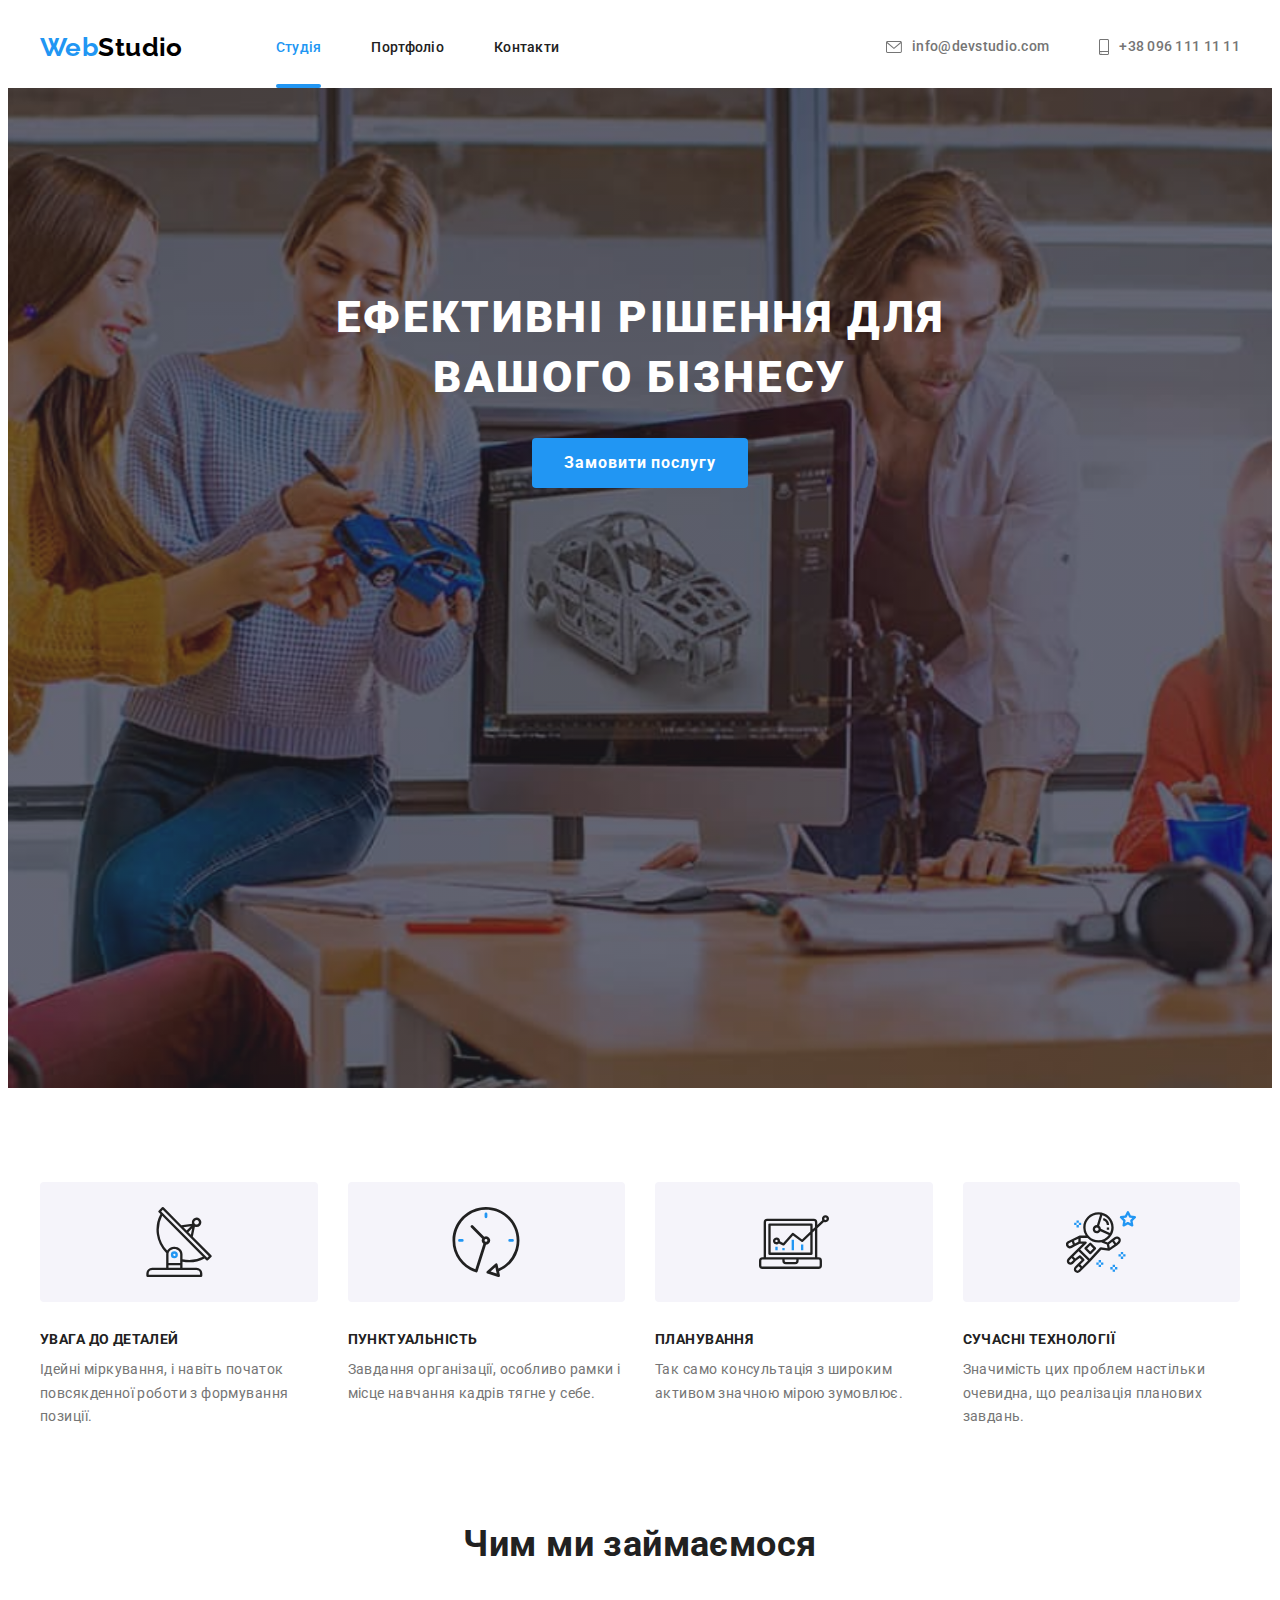
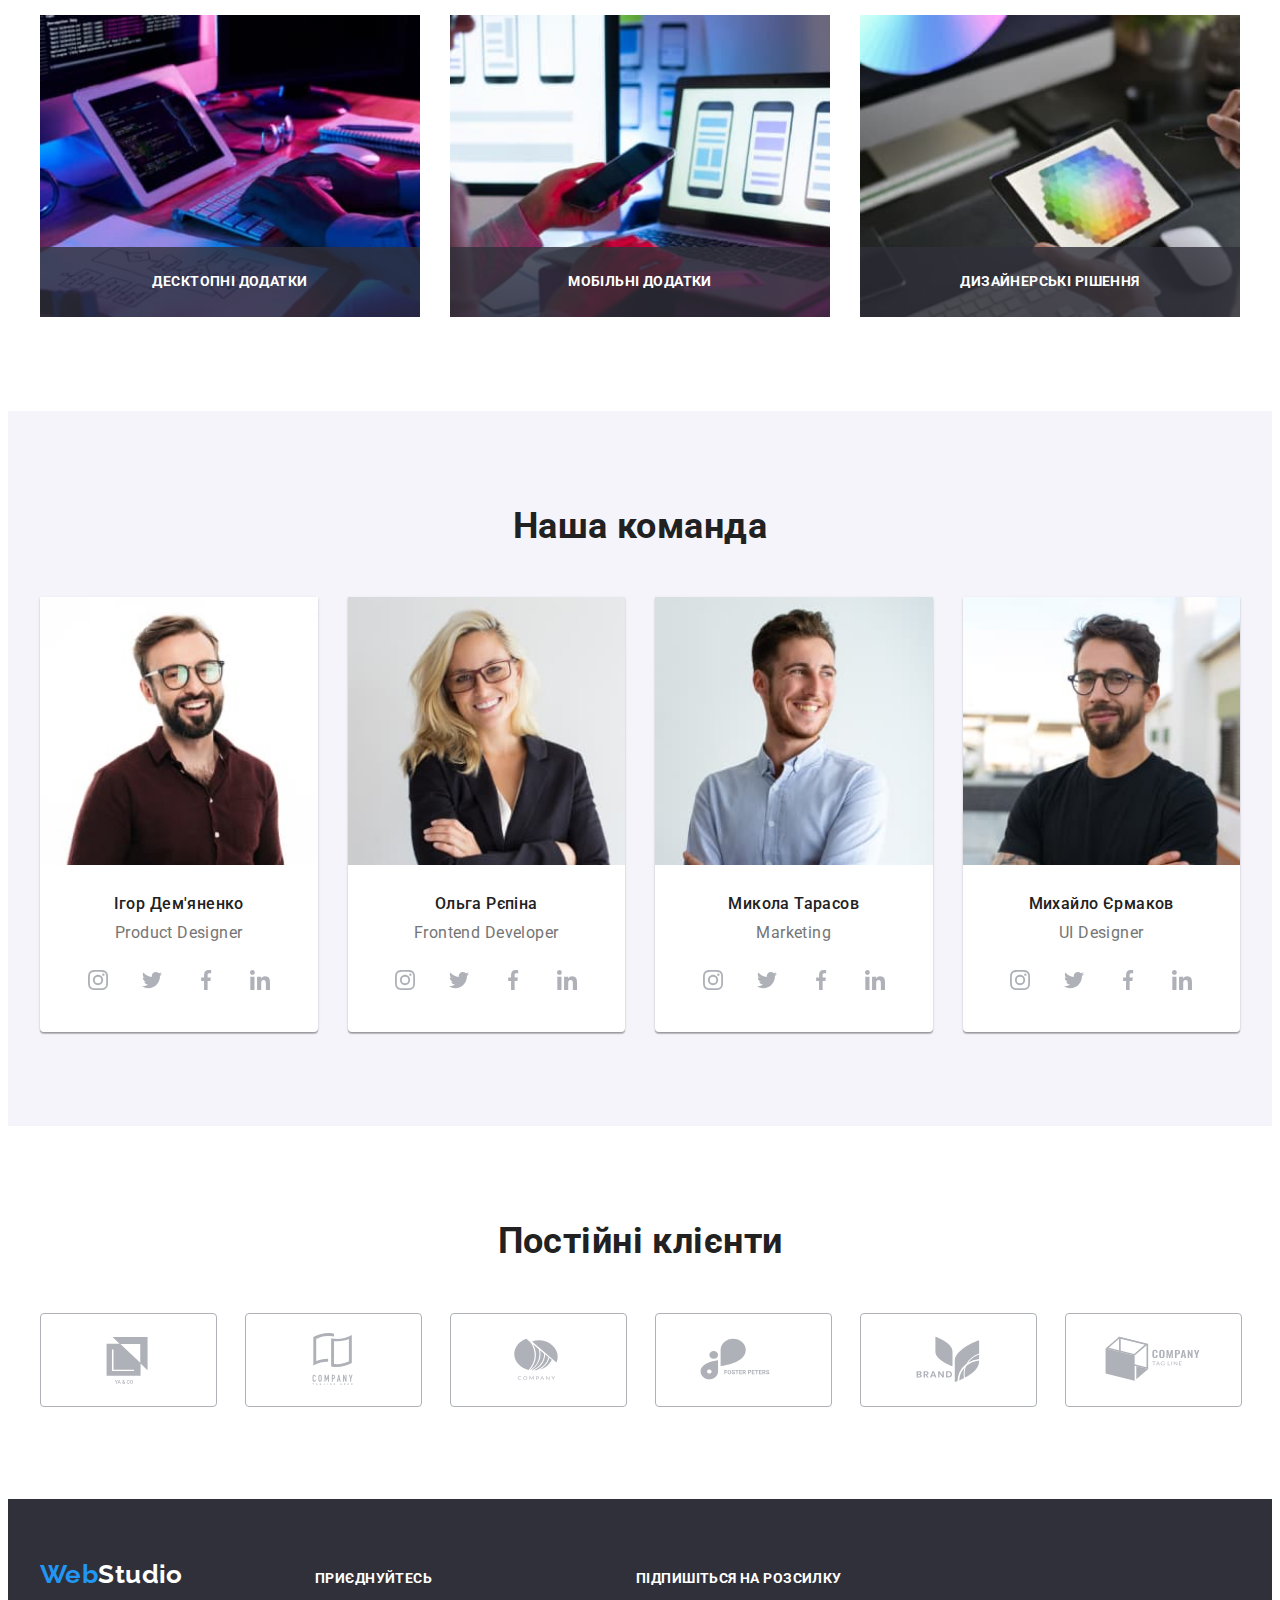
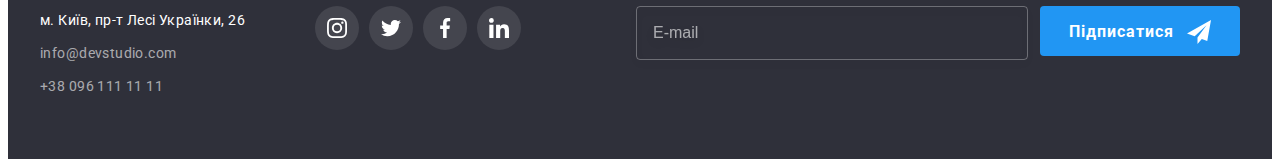
<file: index.html>
<!DOCTYPE html>
<html lang="uk">
  <head>
    <meta charset="UTF-8" />
    <meta http-equiv="X-UA-Compatible" content="IE=edge" />
    <meta name="viewport" content="width=device-width, initial-scale=1.0" />
    <title>Головна</title>
    <link rel="preconnect" href="https://fonts.googleapis.com" />
    <link rel="preconnect" href="https://fonts.gstatic.com" crossorigin />
    <link
      href="https://fonts.googleapis.com/css2?family=Raleway:wght@700&family=Roboto:wght@400;500;700;900&display=swap"
      rel="stylesheet"
    />
    <link
      rel="stylesheet"
      href="https://cdnjs.cloudflare.com/ajax/libs/modern-normalize/1.1.0/modern-normalize.min.css"
      integrity="sha512-wpPYUAdjBVSE4KJnH1VR1HeZfpl1ub8YT/NKx4PuQ5NmX2tKuGu6U/JRp5y+Y8XG2tV+wKQpNHVUX03MfMFn9Q=="
      crossorigin="anonymous"
      referrerpolicy="no-referrer"
    />
    <link rel="stylesheet" href="./css/main.min.css" />
    <link rel="stylesheet" href="./css/intlTelInput.css" />
  </head>
  <body>
    <!--Шапка-->
    <header class="header">
      <div class="container header__container">
        <nav class="header__nav">
          <a href="./index.html" class="logo link"
            ><span class="logo__accent">Web</span>Studio</a
          >
          <ul class="menu list">
            <li class="menu__item">
              <a class="menu__link--current link" href="./index.html">Студія</a>
            </li>
            <li class="menu__item">
              <a class="menu__link link" href="./portfolio.html">Портфоліо</a>
            </li>
            <li class="menu__item">
              <a class="menu__link link" href="#">Контакти</a>
            </li>
          </ul>
        </nav>
        <ul class="contact list">
          <li class="contact__item">
            <a class="contact__link link" href="mailto:info@devstudio.com">
              <svg class="contact__icon" width="16" height="12">
                <use href="./images/logo.svg#icon-envelope"></use>
              </svg>
              info@devstudio.com</a
            >
          </li>
          <li class="contact__item">
            <a class="contact__link link" href="tel:+380961111111"
              ><svg class="contact__icon" width="10" height="16">
                <use href="./images/logo.svg#icon-smartphone"></use></svg
              >+38 096 111 11 11</a
            >
          </li>
        </ul>
        <button type="button" class="mob-btn" data-menu-open>
          <svg class="mob-btn__icon" width="40" height="40">
            <use href="./images/logo.svg#icon-menu-mob"></use>
          </svg>
        </button>
      </div>
      <!-- Мобільне меню -->
      <div class="mob-menu is-hidden" data-menu>
        <div class="mob-container">
          <div class="mob__top">
            <button type="button" class="mob-menu__btn-close" data-menu-close>
              <svg class="mob-menu__icon" width="40" height="40">
                <use href="./images/logo.svg#icon-mob-close"></use>
              </svg>
            </button>
            <ul class="mob-menu__list list">
              <li class="mob-menu__item">
                <a
                  class="mob-menu__link mob-menu__link--current link"
                  href="./index.html"
                  >Студія</a
                >
              </li>
              <li class="mob-menu__item">
                <a class="mob-menu__link link" href="./portfolio.html"
                  >Портфоліо</a
                >
              </li>
              <li class="mob-menu__item">
                <a class="mob-menu__link link" href="#">Контакти</a>
              </li>
            </ul>
          </div>
          <div class="mob__bottom">
            <ul class="mob-menu__block list">
              <li class="mob-menu__nav">
                <a class="mob-menu__tel link" href="tel:+380961111111"
                  >+38 096 111 11 11</a
                >
              </li>
              <li class="mob-menu__nav">
                <a class="mob-menu__mail link" href="mailto:info@devstudio.com"
                  >info@devstudio.com</a
                >
              </li>
            </ul>
            <div class="socials-mob">
              <a href="#" class="socials-mob__link link">Instagram</a>
              <a href="#" class="socials-mob__link link">Twitter</a>
              <a href="#" class="socials-mob__link link">Facebook</a>
              <a href="#" class="socials-mob__link link">LinkedIn</a>
            </div>
          </div>
        </div>
      </div>
    </header>
    <!--Герой-->
    <main>
      <div class="hero">
        <section class="hero__section">
          <h1 class="hero__title">Ефективні рішення для вашого бізнесу</h1>
          <button type="button" class="button" data-modal-open>
            Замовити послугу
          </button>
        </section>
      </div>
      <!-- Особливості -->
      <section class="special">
        <div class="container">
          <h2 class="special__title visually-hidden">Особливості</h2>
          <ul class="special__list list">
            <li class="special__item">
              <div class="benefits">
                <svg class="benefits__icon" width="70" height="70">
                  <use href="./images/logo.svg#icon-antenna"></use>
                </svg>
              </div>
              <h3 class="benefits__title">Увага до деталей</h3>
              <p class="benefits__description">
                Ідейні міркування, і навіть початок повсякденної роботи з
                формування позиції.
              </p>
            </li>
            <li class="special__item">
              <div class="benefits">
                <svg class="benefits__icon" width="70" height="70">
                  <use href="./images/logo.svg#icon-clock"></use>
                </svg>
              </div>
              <h3 class="benefits__title">Пунктуальність</h3>
              <p class="benefits__description">
                Завдання організації, особливо рамки і місце навчання кадрів
                тягне у себе.
              </p>
            </li>
            <li class="special__item">
              <div class="benefits">
                <svg class="benefits__icon" width="70" height="70">
                  <use href="./images/logo.svg#icon-diagram"></use>
                </svg>
              </div>
              <h3 class="benefits__title">Планування</h3>
              <p class="benefits__description">
                Так само консультація з широким активом значною мірою зумовлює.
              </p>
            </li>
            <li class="special__item">
              <div class="benefits">
                <svg class="benefits__icon" width="70" height="70">
                  <use href="./images/logo.svg#icon-astronaut"></use>
                </svg>
              </div>
              <h3 class="benefits__title">Сучасні технології</h3>
              <p class="benefits__description">
                Значимість цих проблем настільки очевидна, що реалізація
                планових завдань.
              </p>
            </li>
          </ul>
        </div>
      </section>
      <!-- Чим ми займаємося -->
      <section class="section-case">
        <div class="container">
          <h2 class="section-title">Чим ми займаємося</h2>
          <ul class="section-case__list list">
            <li class="section-case__item">
              <div class="product">
                <img
                  src="./images/box.jpg"
                  alt="Десктопні додатки"
                  width="370"
                  height="294"
                />
                <p class="product__label">Десктопні додатки</p>
              </div>
            </li>
            <li class="section-case__item">
              <div class="product">
                <img
                  src="./images/box2.jpg"
                  alt="Мобільні додатки"
                  width="370"
                  height="294"
                />
                <p class="product__label">Мобільні додатки</p>
              </div>
            </li>
            <li class="section-case__item">
              <div class="product">
                <img
                  src="./images/box3.jpg"
                  alt="Дизайнерські рішення"
                  width="370"
                  height="294"
                />
                <p class="product__label">Дизайнерські рішення</p>
              </div>
            </li>
          </ul>
        </div>
      </section>
      <!-- Наша команда -->
      <div class="section-background">
        <section class="section-teams">
          <div class="container">
            <h2 class="section-title">Наша команда</h2>
            <ul class="section-teams__list list">
              <li class="section-teams__item">
                <picture>
                  <source
                    srcset="
                      ./images/ihor/ihor.jpg    1x,
                      ./images/ihor/ihor-2x.jpg 2x
                    "
                    media="(min-width: 1200px)"
                  />
                  <source
                    srcset="
                      ./images/ihor/ihor-tab.jpg    1x,
                      ./images/ihor/ihor-tab-2x.jpg 2x
                    "
                    media="(min-width: 768px)"
                  />
                  <source
                    srcset="
                      ./images/ihor/ihor-mob.jpg    1x,
                      ./images/ihor/ihor-mob-2x.jpg 2x
                    "
                    media="(min-width: 320px)"
                  />
                  <img
                    src="./images/ihor/ihor-mob.jpg"
                    alt="Ігор Дем'яненко"
                    width="270"
                    height="260"
                    class="section-teams__img"
                  />
                </picture>
                <div class="team">
                  <h3 class="team__name">Ігор Дем'яненко</h3>
                  <p lang="en" class="team__profession">Product Designer</p>
                  <ul class="socials list">
                    <li class="socials__item">
                      <a href="#" class="socials__link link">
                        <svg class="socials__icon" width="20" height="20">
                          <use href="./images/logo.svg#icon-instagram"></use>
                        </svg>
                      </a>
                    </li>
                    <li class="socials__item">
                      <a href="#" class="socials__link link">
                        <svg class="socials__icon" width="20" height="20">
                          <use href="./images/logo.svg#icon-twitter"></use>
                        </svg>
                      </a>
                    </li>
                    <li class="socials__item">
                      <a href="#" class="socials__link link">
                        <svg class="socials__icon" width="20" height="20">
                          <use href="./images/logo.svg#icon-facebook"></use>
                        </svg>
                      </a>
                    </li>
                    <li class="socials__item">
                      <a href="#" class="socials__link link">
                        <svg class="socials__icon" width="20" height="20">
                          <use href="./images/logo.svg#icon-linkedin"></use>
                        </svg>
                      </a>
                    </li>
                  </ul>
                </div>
              </li>
              <li class="section-teams__item">
                <picture>
                  <source
                    srcset="
                      ./images/olga/olga.jpg    1x,
                      ./images/olga/olga-2x.jpg 2x
                    "
                    media="(min-width: 1200px)"
                  />
                  <source
                    srcset="
                      ./images/olga/olga-tab.jpg    1x,
                      ./images/olga/olga-tab-2x.jpg 2x
                    "
                    media="(min-width: 768px)"
                  />
                  <source
                    srcset="
                      ./images/olga/olga-mob.jpg    1x,
                      ./images/olga/olga-mob-2x.jpg 2x
                    "
                    media="(min-width: 320px)"
                  />
                  <img
                    src="./images/olga/olga-mob.jpg"
                    alt="Ольга Рєпіна"
                    width="270"
                    height="260"
                    class="section-teams__img"
                  />
                </picture>
                <div class="team">
                  <h3 class="team__name">Ольга Рєпіна</h3>
                  <p lang="en" class="team__profession">Frontend Developer</p>
                  <ul class="socials list">
                    <li class="socials__item">
                      <a href="#" class="socials__link link">
                        <svg class="socials__icon" width="20" height="20">
                          <use href="./images/logo.svg#icon-instagram"></use>
                        </svg>
                      </a>
                    </li>
                    <li class="socials__item">
                      <a href="#" class="socials__link link">
                        <svg class="socials__icon" width="20" height="20">
                          <use href="./images/logo.svg#icon-twitter"></use>
                        </svg>
                      </a>
                    </li>
                    <li class="socials__item">
                      <a href="#" class="socials__link link">
                        <svg class="socials__icon" width="20" height="20">
                          <use href="./images/logo.svg#icon-facebook"></use>
                        </svg>
                      </a>
                    </li>
                    <li class="socials__item">
                      <a href="#" class="socials__link link">
                        <svg class="socials__icon" width="20" height="20">
                          <use href="./images/logo.svg#icon-linkedin"></use>
                        </svg>
                      </a>
                    </li>
                  </ul>
                </div>
              </li>
              <li class="section-teams__item">
                <picture>
                  <source
                    srcset="
                      ./images/mikola/mikola.jpg    1x,
                      ./images/mikola/mikola-2x.jpg 2x
                    "
                    media="(min-width: 1200px)"
                  />
                  <source
                    srcset="
                      ./images/mikola/mikola-tab.jpg    1x,
                      ./images/mikola/mikola-tab-2x.jpg 2x
                    "
                    media="(min-width: 768px)"
                  />
                  <source
                    srcset="
                      ./images/mikola/mikola-mob.jpg    1x,
                      ./images/mikola/mikola-mob-2x.jpg 2x
                    "
                    media="(min-width: 320px)"
                  />
                  <img
                    src="./images/mikola/mikola-mob.jpg"
                    alt="Микола Тарасов"
                    width="270"
                    height="260"
                    class="section-teams__img"
                  />
                </picture>
                <div class="team">
                  <h3 class="team__name">Микола Тарасов</h3>
                  <p lang="en" class="team__profession">Marketing</p>
                  <ul class="socials list">
                    <li class="socials__item">
                      <a href="#" class="socials__link link">
                        <svg class="socials__icon" width="20" height="20">
                          <use href="./images/logo.svg#icon-instagram"></use>
                        </svg>
                      </a>
                    </li>
                    <li class="socials__item">
                      <a href="#" class="socials__link link">
                        <svg class="socials__icon" width="20" height="20">
                          <use href="./images/logo.svg#icon-twitter"></use>
                        </svg>
                      </a>
                    </li>
                    <li class="socials__item">
                      <a href="#" class="socials__link link">
                        <svg class="socials__icon" width="20" height="20">
                          <use href="./images/logo.svg#icon-facebook"></use>
                        </svg>
                      </a>
                    </li>
                    <li class="socials__item">
                      <a href="#" class="socials__link link">
                        <svg class="socials__icon" width="20" height="20">
                          <use href="./images/logo.svg#icon-linkedin"></use>
                        </svg>
                      </a>
                    </li>
                  </ul>
                </div>
              </li>
              <li class="section-teams__item">
                <picture>
                  <source
                    srcset="
                      ./images/mihailo/mihailo.jpg    1x,
                      ./images/mihailo/mihailo-2x.jpg 2x
                    "
                    media="(min-width: 1200px)"
                  />
                  <source
                    srcset="
                      ./images/mihailo/mihailo-tab.jpg    1x,
                      ./images/mihailo/mihailo-tab-2x.jpg 2x
                    "
                    media="(min-width: 768px)"
                  />
                  <source
                    srcset="
                      ./images/mihailo/mihailo-mob.jpg    1x,
                      ./images/mihailo/mihailo-mob-2x.jpg 2x
                    "
                    media="(min-width: 320px)"
                  />
                  <img
                    src="./images/mihailo/mihailo-mob.jpg"
                    alt="Михайло Єрмаков"
                    width="270"
                    height="260"
                    class="section-teams__img"
                  />
                </picture>
                <div class="team">
                  <h3 class="team__name">Михайло Єрмаков</h3>
                  <p lang="en" class="team__profession">UI Designer</p>
                  <ul class="socials list">
                    <li class="socials__item">
                      <a href="#" class="socials__link link">
                        <svg class="socials__icon" width="20" height="20">
                          <use href="./images/logo.svg#icon-instagram"></use>
                        </svg>
                      </a>
                    </li>
                    <li class="socials__item">
                      <a href="#" class="socials__link link">
                        <svg class="socials__icon" width="20" height="20">
                          <use href="./images/logo.svg#icon-twitter"></use>
                        </svg>
                      </a>
                    </li>
                    <li class="socials__item">
                      <a href="#" class="socials__link link">
                        <svg class="socials__icon" width="20" height="20">
                          <use href="./images/logo.svg#icon-facebook"></use>
                        </svg>
                      </a>
                    </li>
                    <li class="socials__item">
                      <a href="#" class="socials__link link">
                        <svg class="socials__icon" width="20" height="20">
                          <use href="./images/logo.svg#icon-linkedin"></use>
                        </svg>
                      </a>
                    </li>
                  </ul>
                </div>
              </li>
            </ul>
          </div>
        </section>
      </div>
      <!-- Постійні клієнти -->
      <section class="section-clients">
        <div class="container">
          <h2 class="section-title">Постійні клієнти</h2>
          <ul class="section-clients__list list">
            <li class="section-clients__item">
              <a href="" class="section-clients__link link">
                <svg class="section-clients__logo" width="160" height="60">
                  <use href="./images/logo.svg#icon-logo1"></use>
                </svg>
              </a>
            </li>
            <li class="section-clients__item">
              <a href="" class="section-clients__link link">
                <svg class="section-clients__logo" width="160" height="60">
                  <use href="./images/logo.svg#icon-logo2"></use>
                </svg>
              </a>
            </li>
            <li class="section-clients__item">
              <a href="" class="section-clients__link link">
                <svg class="section-clients__logo" width="160" height="60">
                  <use href="./images/logo.svg#icon-logo3"></use>
                </svg>
              </a>
            </li>
            <li class="section-clients__item">
              <a href="" class="section-clients__link link">
                <svg class="section-clients__logo" width="160" height="60">
                  <use href="./images/logo.svg#icon-logo4"></use>
                </svg>
              </a>
            </li>
            <li class="section-clients__item">
              <a href="" class="section-clients__link link">
                <svg class="section-clients__logo" width="160" height="60">
                  <use href="./images/logo.svg#icon-logo5"></use>
                </svg>
              </a>
            </li>
            <li class="section-clients__item">
              <a href="" class="section-clients__link link">
                <svg class="section-clients__logo" width="160" height="60">
                  <use href="./images/logo.svg#icon-logo6"></use>
                </svg>
              </a>
            </li>
          </ul>
        </div>
      </section>
    </main>
    <!--Футтер-->
    <div class="footer-background">
      <footer class="footer">
        <div class="footer__container container">
          <div class="footer__block">
            <a class="footer__logo logo link" href="./index.html"
              ><span class="logo__accent">Web</span>Studio</a
            >
            <address class="footer__address">
              <ul class="list">
                <li class="footer__nav">
                  <a
                    class="footer__address--accent link"
                    href="https://goo.gl/maps/CPtrU1FHBa2aNyZL9"
                    target="_blank"
                    rel="noopener noreferrer nofollow"
                    >м. Київ, пр-т Лесі Українки, 26</a
                  >
                </li>
                <li class="footer__nav">
                  <a
                    class="footer__contact link"
                    href="mailto:info@devstudio.com"
                    >info@devstudio.com</a
                  >
                </li>
                <li class="footer__nav">
                  <a class="footer__contact link" href="tel:+380961111111"
                    >+38 096 111 11 11</a
                  >
                </li>
              </ul>
            </address>
          </div>
          <div class="footer__socials">
            <p class="footer__title">Приєднуйтесь</p>
            <ul class="footer__list list">
              <li class="socials__item footer__item">
                <a href="" class="socials__link footer__link--dark link">
                  <svg
                    class="socials__icon footer__icon"
                    width="20"
                    height="20"
                  >
                    <use href="./images/logo.svg#icon-instagram"></use>
                  </svg>
                </a>
              </li>
              <li class="socials__item footer__item">
                <a href="" class="socials__link footer__link--dark link">
                  <svg
                    class="socials__icon footer__icon"
                    width="20"
                    height="20"
                  >
                    <use href="./images/logo.svg#icon-twitter"></use>
                  </svg>
                </a>
              </li>
              <li class="socials__item footer__item">
                <a href="" class="socials__link footer__link--dark link">
                  <svg
                    class="socials__icon footer__icon"
                    width="20"
                    height="20"
                  >
                    <use href="./images/logo.svg#icon-facebook"></use>
                  </svg>
                </a>
              </li>
              <li class="socials__item footer__item">
                <a href="" class="socials__link footer__link--dark link">
                  <svg
                    class="socials__icon footer__icon"
                    width="20"
                    height="20"
                  >
                    <use href="./images/logo.svg#icon-linkedin"></use>
                  </svg>
                </a>
              </li>
            </ul>
          </div>
          <form class="footer-form">
            <p class="footer__title">Підпишіться на розсилку</p>
            <div class="footer-form__mail">
              <input
                type="email"
                name="user-email"
                class="footer-form__input"
                placeholder="E-mail"
                required
              />
              <button type="submit" class="footer-button button">
                Підписатися
                <svg class="footer-button__icon" width="24" height="24">
                  <use href="./images/logo.svg#icon-send"></use>
                </svg>
              </button>
            </div>
          </form>
        </div>
      </footer>
    </div>
    <!-- Модальное окно is-hidden-->
    <div class="backdrop is-hidden" data-modal>
      <div class="modal">
        <button class="modal__close" data-modal-close>
          <svg class="modal__icon" width="18" height="18">
            <use href="./images/logo.svg#icon-close-black"></use>
          </svg>
        </button>
        <p class="modal__title">Залиште свої дані, ми вам передзвонимо</p>
        <form class="modal__form">
          <div class="modal__block">
            <label for="user-name" class="modal__label">Ім'я</label>
            <div class="modal__wrap">
              <input
                type="text"
                name="user-name"
                id="user-name"
                class="modal__input"
                required
              />
              <svg class="modal__icons" width="18" height="18">
                <use href="./images/logo.svg#icon-person"></use>
              </svg>
            </div>
          </div>
          <div class="modal__block">
            <label for="user-tel" class="modal__label">Прізвище</label>
            <div class="modal__wrap">
              <input
                type="text"
                name="user-surname"
                id="user-surname"
                class="modal__input"
                required
              />
              <svg class="modal__icons" width="18" height="18">
                <use href="./images/logo.svg#icon-person"></use>
              </svg>
            </div>
          </div>
          <div class="modal__block">
            <label for="user-tel" class="modal__label">Телефон</label>
            <div class="modal__wrap">
              <input
                type="tel"
                name="phone_number[main]"
                id="phone_number"
                class="modal__input"
                onkeyup="this.value = this.value.replace(/[^\d]/g,'');"
                required
              />
            </div>
          </div>
          <div class="modal__block">
            <label for="user-email" class="modal__label">Пошта</label>
            <div class="modal__wrap">
              <input
                type="email"
                name="user-email"
                id="user-email"
                class="modal__input"
                required
              />
              <svg class="modal__icons" width="18" height="18">
                <use href="./images/logo.svg#icon-email"></use>
              </svg>
            </div>
          </div>

          <div style="margin-top: 30px">
            <button type="submit" class="modal__button button">
              Відправити
            </button>
          </div>
        </form>
      </div>
    </div>

    <script src="./js/modal.js"></script>
    <script src="./js/menu.js"></script>

    <!-- load jQuery library -->
    <script src="js/jquery.min.js"></script>

    <!-- load plugin -->
    <script src="js/intlTelInput.js"></script>

    <script>
      var input = document.querySelector("#phone_number");
      intlTelInput(input, {
        initialCountry: "auto",
        hiddenInput: "full",
        separateDialCode: true,
        geoIpLookup: function (success, failure) {
          $.get("https://ipinfo.io", function () {}, "jsonp").always(function (
            resp
          ) {
            var countryCode = resp && resp.country ? resp.country : "";
            success(countryCode);
          });
        },
        utilsScript: "./js/utils.js",
      });
    </script>
  </body>
</html>
</file>
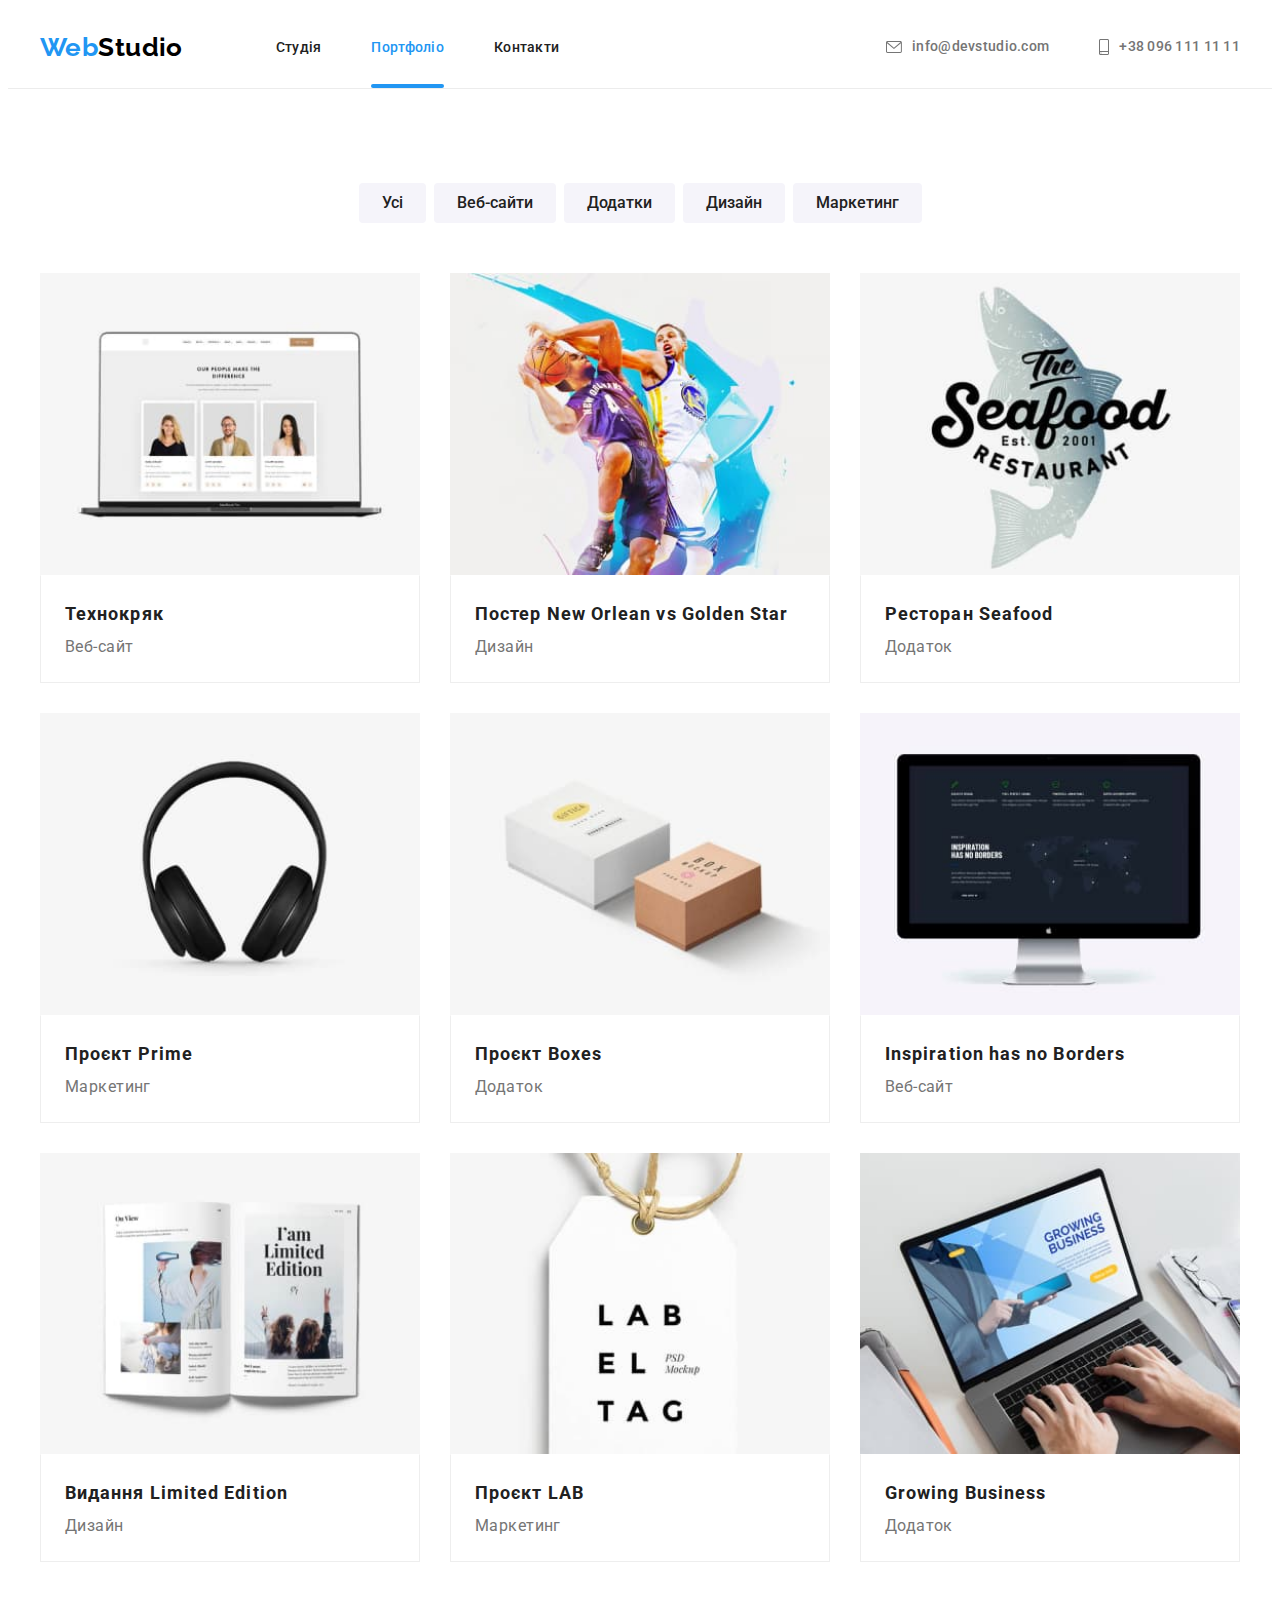
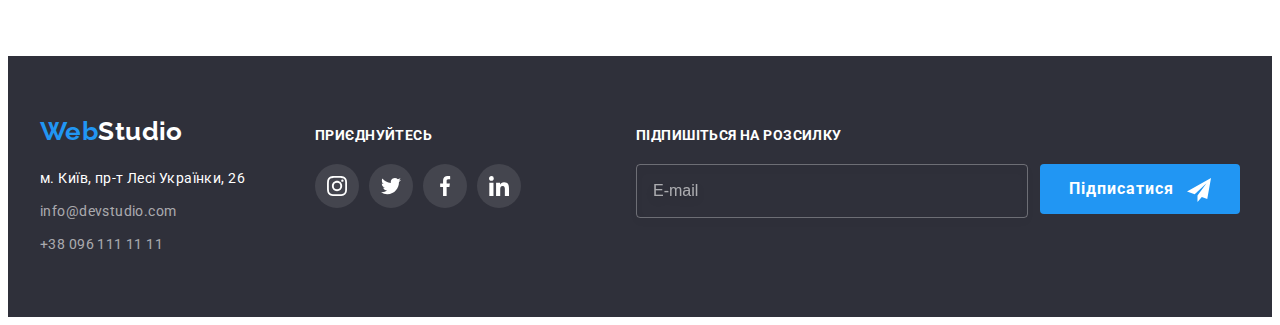
<file: portfolio.html>
<!DOCTYPE html>
<html lang="uk">
  <head>
    <meta charset="UTF-8" />
    <meta http-equiv="X-UA-Compatible" content="IE=edge" />
    <meta name="viewport" content="width=device-width, initial-scale=1.0" />
    <title>Портфоліо</title>
    <link rel="preconnect" href="https://fonts.googleapis.com" />
    <link rel="preconnect" href="https://fonts.gstatic.com" crossorigin />
    <link
      href="https://fonts.googleapis.com/css2?family=Raleway:wght@700&family=Roboto:wght@400;500;700;900&display=swap"
      rel="stylesheet"
    />
    <link
      rel="stylesheet"
      href="https://cdnjs.cloudflare.com/ajax/libs/modern-normalize/1.1.0/modern-normalize.min.css"
      integrity="sha512-wpPYUAdjBVSE4KJnH1VR1HeZfpl1ub8YT/NKx4PuQ5NmX2tKuGu6U/JRp5y+Y8XG2tV+wKQpNHVUX03MfMFn9Q=="
      crossorigin="anonymous"
      referrerpolicy="no-referrer"
    />
    <link rel="stylesheet" href="./css/main.min.css" />
  </head>
  <body>
    <!--Шапка-->
    <header class="header page-header">
      <div class="container header__container">
        <nav class="header__nav">
          <a href="./index.html" class="logo link"
            ><span class="logo__accent">Web</span>Studio</a
          >
          <ul class="menu list">
            <li class="menu__item">
              <a class="menu__link link" href="./index.html">Студія</a>
            </li>
            <li class="menu__item">
              <a class="menu__link--current link" href="./portfolio.html"
                >Портфоліо</a
              >
            </li>
            <li class="menu__item">
              <a class="menu__link link" href="#">Контакти</a>
            </li>
          </ul>
        </nav>
        <ul class="contact list">
          <li class="contact__item">
            <a class="contact__link link" href="mailto:info@devstudio.com">
              <svg class="contact__icon" width="16" height="12">
                <use href="./images/logo.svg#icon-envelope"></use>
              </svg>
              info@devstudio.com</a
            >
          </li>
          <li class="contact__item">
            <a class="contact__link link" href="tel:+380961111111"
              ><svg class="contact__icon" width="10" height="16">
                <use href="./images/logo.svg#icon-smartphone"></use></svg
              >+38 096 111 11 11</a
            >
          </li>
        </ul>
        <button type="button" class="mob-btn" data-menu-open>
          <svg class="mob-btn__icon" width="40" height="40">
            <use href="./images/logo.svg#icon-menu-mob"></use>
          </svg>
        </button>
      </div>
      <!-- Мобільне меню -->
      <div class="mob-menu is-hidden" data-menu>
        <div class="mob-container">
          <div class="mob__top">
            <button type="button" class="mob-menu__btn-close" data-menu-close>
              <svg class="mob-menu__icon" width="40" height="40">
                <use href="./images/logo.svg#icon-mob-close"></use>
              </svg>
            </button>
            <ul class="mob-menu__list list">
              <li class="mob-menu__item">
                <a class="mob-menu__link link" href="./index.html">Студія</a>
              </li>
              <li class="mob-menu__item">
                <a
                  class="mob-menu__link mob-menu__link--current link"
                  href="./portfolio.html"
                  >Портфоліо</a
                >
              </li>
              <li class="mob-menu__item">
                <a class="mob-menu__link link" href="#">Контакти</a>
              </li>
            </ul>
          </div>
          <div class="mob__bottom">
            <ul class="mob-menu__block list">
              <li class="mob-menu__nav">
                <a class="mob-menu__tel link" href="tel:+380961111111"
                  >+38 096 111 11 11</a
                >
              </li>
              <li class="mob-menu__nav">
                <a class="mob-menu__mail link" href="mailto:info@devstudio.com"
                  >info@devstudio.com</a
                >
              </li>
            </ul>
            <div class="socials-mob">
              <a href="#" class="socials-mob__link link">Instagram</a>
              <a href="#" class="socials-mob__link link">Twitter</a>
              <a href="#" class="socials-mob__link link">Facebook</a>
              <a href="#" class="socials-mob__link link">LinkedIn</a>
            </div>
          </div>
        </div>
      </div>
    </header>
    <!--Портфоліо-->
    <!-- Кнопки -->
    <main>
      <section class="portfolio">
        <div class="container">
          <h1 class="portfolio__title visually-hidden">Портфоліо</h1>
          <ul class="portfolio__list list">
            <li class="portfolio__item">
              <button class="portfolio__button" type="button">Усі</button>
            </li>
            <li class="portfolio__item">
              <button class="portfolio__button" type="button">Веб-сайти</button>
            </li>
            <li class="portfolio__item">
              <button class="portfolio__button" type="button">Додатки</button>
            </li>
            <li class="portfolio__item">
              <button class="portfolio__button" type="button">Дизайн</button>
            </li>
            <li class="portfolio__item">
              <button class="portfolio__button" type="button">Маркетинг</button>
            </li>
          </ul>
          <!-- Картки -->
          <ul class="cards list">
            <li class="cards__item">
              <a href="" class="cards__links link">
                <div class="cards__product">
                  <picture>
                    <source
                      srcset="
                        ./images/portfolio-1/img.jpg    1x,
                        ./images/portfolio-1/img-2x.jpg 2x
                      "
                      media="(min-width: 1200px)"
                    />
                    <source
                      srcset="
                        ./images/portfolio-1/img-tab.jpg    1x,
                        ./images/portfolio-1/img-tab-2x.jpg 2x
                      "
                      media="(min-width: 768px)"
                    />
                    <source
                      srcset="
                        ./images/portfolio-1/img-mob.jpg    1x,
                        ./images/portfolio-1/img-mob-2x.jpg 2x
                      "
                      media="(min-width: 320px)"
                    />
                    <img
                      src="./images/portfolio-1/img-mob.jpg"
                      alt="Технокряк"
                      width="370"
                      height="294"
                    />
                  </picture>
                  <p class="cards__text">
                    Ресурс пропонує комплексні пропозиції з різним рівнем
                    функціоналу та сервісів. Все це дозволить відвідувачу
                    отримати вичерпні відомості про компанію чи приватну особу.
                  </p>
                </div>
                <div class="cards__name cards__name--big">
                  <h2 class="cards__label">Технокряк</h2>
                  <p class="cards__description">Веб-сайт</p>
                </div>
              </a>
            </li>
            <li class="cards__item">
              <a href="" class="cards__links link">
                <div class="cards__product">
                  <picture>
                    <source
                      srcset="
                        ./images/portfolio-2/img2.jpg    1x,
                        ./images/portfolio-2/img2-2x.jpg 2x
                      "
                      media="(min-width: 1200px)"
                    />
                    <source
                      srcset="
                        ./images/portfolio-2/img2-tab.jpg    1x,
                        ./images/portfolio-2/img2-tab-2x.jpg 2x
                      "
                      media="(min-width: 768px)"
                    />
                    <source
                      srcset="
                        ./images/portfolio-2/img2-mob.jpg    1x,
                        ./images/portfolio-2/img2-mob-2x.jpg 2x
                      "
                      media="(min-width: 320px)"
                    />
                    <img
                      src="./images/portfolio-2/img2-mob.jpg"
                      alt="Постер New Orlean vs Golden Star"
                      width="370"
                      height="294"
                    />
                  </picture>
                  <p class="cards__text">
                    Ресурс пропонує комплексні пропозиції з різним рівнем
                    функціоналу та сервісів. Все це дозволить відвідувачу
                    отримати вичерпні відомості про компанію чи приватну особу.
                  </p>
                </div>
                <div class="cards__name">
                  <h2 class="cards__label">Постер New Orlean vs Golden Star</h2>
                  <p class="cards__description">Дизайн</p>
                </div>
              </a>
            </li>
            <li class="cards__item">
              <a href="" class="cards__links link">
                <div class="cards__product">
                  <picture>
                    <source
                      srcset="
                        ./images/portfolio-3/img3.jpg    1x,
                        ./images/portfolio-3/img3-2x.jpg 2x
                      "
                      media="(min-width: 1200px)"
                    />
                    <source
                      srcset="
                        ./images/portfolio-3/img3-tab.jpg    1x,
                        ./images/portfolio-3/img3-tab-2x.jpg 2x
                      "
                      media="(min-width: 768px)"
                    />
                    <source
                      srcset="
                        ./images/portfolio-3/img3-mob.jpg    1x,
                        ./images/portfolio-3/img3-mob-2x.jpg 2x
                      "
                      media="(min-width: 320px)"
                    />
                    <img
                      src="./images/portfolio-3/img3-mob.jpg"
                      alt="Ресторан Seafood"
                      width="370"
                      height="294"
                    />
                  </picture>
                  <p class="cards__text">
                    Ресурс пропонує комплексні пропозиції з різним рівнем
                    функціоналу та сервісів. Все це дозволить відвідувачу
                    отримати вичерпні відомості про компанію чи приватну особу.
                  </p>
                </div>
                <div class="cards__name">
                  <h2 class="cards__label">Ресторан Seafood</h2>
                  <p class="cards__description">Додаток</p>
                </div>
              </a>
            </li>
            <li class="cards__item">
              <a href="" class="cards__links link">
                <div class="cards__product">
                  <picture>
                    <source
                      srcset="
                        ./images/portfolio-4/img4.jpg    1x,
                        ./images/portfolio-4/img4-2x.jpg 2x
                      "
                      media="(min-width: 1200px)"
                    />
                    <source
                      srcset="
                        ./images/portfolio-4/img4-tab.jpg    1x,
                        ./images/portfolio-4/img4-tab-2x.jpg 2x
                      "
                      media="(min-width: 768px)"
                    />
                    <source
                      srcset="
                        ./images/portfolio-4/img4-mob.jpg    1x,
                        ./images/portfolio-4/img4-mob-2x.jpg 2x
                      "
                      media="(min-width: 320px)"
                    />
                    <img
                      src="./images/portfolio-4/img4-mob.jpg"
                      alt="Проєкт Prime"
                      width="370"
                      height="294"
                    />
                  </picture>
                  <p class="cards__text">
                    Ресурс пропонує комплексні пропозиції з різним рівнем
                    функціоналу та сервісів. Все це дозволить відвідувачу
                    отримати вичерпні відомості про компанію чи приватну особу.
                  </p>
                </div>
                <div class="cards__name">
                  <h2 class="cards__label">Проєкт Prime</h2>
                  <p class="cards__description">Маркетинг</p>
                </div>
              </a>
            </li>
            <li class="cards__item">
              <a href="" class="cards__links link">
                <div class="cards__product">
                  <picture>
                    <source
                      srcset="
                        ./images/portfolio-5/img5.jpg    1x,
                        ./images/portfolio-5/img5-2x.jpg 2x
                      "
                      media="(min-width: 1200px)"
                    />
                    <source
                      srcset="
                        ./images/portfolio-5/img5-tab.jpg    1x,
                        ./images/portfolio-5/img5-tab-2x.jpg 2x
                      "
                      media="(min-width: 768px)"
                    />
                    <source
                      srcset="
                        ./images/portfolio-5/img5-mob.jpg    1x,
                        ./images/portfolio-5/img5-mob-2x.jpg 2x
                      "
                      media="(min-width: 320px)"
                    />
                    <img
                      src="./images/portfolio-5/img5-mob.jpg"
                      alt="Проєкт Boxes"
                      width="370"
                      height="294"
                    />
                  </picture>
                  <p class="cards__text">
                    Ресурс пропонує комплексні пропозиції з різним рівнем
                    функціоналу та сервісів. Все це дозволить відвідувачу
                    отримати вичерпні відомості про компанію чи приватну особу.
                  </p>
                </div>
                <div class="cards__name">
                  <h2 class="cards__label">Проєкт Boxes</h2>
                  <p class="cards__description">Додаток</p>
                </div>
              </a>
            </li>
            <li class="cards__item">
              <a href="" class="cards__links link">
                <div class="cards__product">
                  <picture>
                    <source
                      srcset="
                        ./images/portfolio-6/img6.jpg    1x,
                        ./images/portfolio-6/img6-2x.jpg 2x
                      "
                      media="(min-width: 1200px)"
                    />
                    <source
                      srcset="
                        ./images/portfolio-6/img6-tab.jpg    1x,
                        ./images/portfolio-6/img6-tab-2x.jpg 2x
                      "
                      media="(min-width: 768px)"
                    />
                    <source
                      srcset="
                        ./images/portfolio-6/img6-mob.jpg    1x,
                        ./images/portfolio-6/img6-mob-2x.jpg 2x
                      "
                      media="(min-width: 320px)"
                    />
                    <img
                      src="./images/portfolio-6/img6-mob.jpg"
                      alt="Inspiration has no Borders"
                      width="370"
                      height="294"
                    />
                  </picture>
                  <p class="cards__text">
                    Ресурс пропонує комплексні пропозиції з різним рівнем
                    функціоналу та сервісів. Все це дозволить відвідувачу
                    отримати вичерпні відомості про компанію чи приватну особу.
                  </p>
                </div>
                <div class="cards__name">
                  <h2 class="cards__label">Inspiration has no Borders</h2>
                  <p class="cards__description">Веб-сайт</p>
                </div>
              </a>
            </li>
            <li class="cards__item">
              <a href="" class="cards__links link">
                <div class="cards__product">
                  <picture>
                    <source
                      srcset="
                        ./images/portfolio-7/img7.jpg    1x,
                        ./images/portfolio-7/img7-2x.jpg 2x
                      "
                      media="(min-width: 1200px)"
                    />
                    <source
                      srcset="
                        ./images/portfolio-7/img7-tab.jpg    1x,
                        ./images/portfolio-7/img7-tab-2x.jpg 2x
                      "
                      media="(min-width: 768px)"
                    />
                    <source
                      srcset="
                        ./images/portfolio-7/img7-mob.jpg    1x,
                        ./images/portfolio-7/img7-mob-2x.jpg 2x
                      "
                      media="(min-width: 320px)"
                    />
                    <img
                      src="./images/portfolio-7/img7-mob.jpg"
                      alt="Видання Limited Edition"
                      width="370"
                      height="294"
                    />
                  </picture>
                  <p class="cards__text">
                    Ресурс пропонує комплексні пропозиції з різним рівнем
                    функціоналу та сервісів. Все це дозволить відвідувачу
                    отримати вичерпні відомості про компанію чи приватну особу.
                  </p>
                </div>
                <div class="cards__name">
                  <h2 class="cards__label">Видання Limited Edition</h2>
                  <p class="cards__description">Дизайн</p>
                </div>
              </a>
            </li>
            <li class="cards__item">
              <a href="" class="cards__links link">
                <div class="cards__product">
                  <picture>
                    <source
                      srcset="
                        ./images/portfolio-8/img8.jpg    1x,
                        ./images/portfolio-8/img8-2x.jpg 2x
                      "
                      media="(min-width: 1200px)"
                    />
                    <source
                      srcset="
                        ./images/portfolio-8/img8-tab.jpg    1x,
                        ./images/portfolio-8/img8-tab-2x.jpg 2x
                      "
                      media="(min-width: 768px)"
                    />
                    <source
                      srcset="
                        ./images/portfolio-8/img8-mob.jpg    1x,
                        ./images/portfolio-8/img8-mob-2x.jpg 2x
                      "
                      media="(min-width: 320px)"
                    />
                    <img
                      src="./images/portfolio-8/img8-mob.jpg"
                      alt="Проєкт LAB"
                      width="370"
                      height="294"
                    />
                  </picture>
                  <p class="cards__text">
                    Ресурс пропонує комплексні пропозиції з різним рівнем
                    функціоналу та сервісів. Все це дозволить відвідувачу
                    отримати вичерпні відомості про компанію чи приватну особу.
                  </p>
                </div>
                <div class="cards__name">
                  <h2 class="cards__label">Проєкт LAB</h2>
                  <p class="cards__description">Маркетинг</p>
                </div>
              </a>
            </li>
            <li class="cards__item">
              <a href="" class="cards__links link">
                <div class="cards__product">
                  <picture>
                    <source
                      srcset="
                        ./images/portfolio-9/img9.jpg    1x,
                        ./images/portfolio-9/img9-2x.jpg 2x
                      "
                      media="(min-width: 1200px)"
                    />
                    <source
                      srcset="
                        ./images/portfolio-9/img9-tab.jpg    1x,
                        ./images/portfolio-9/img9-tab-2x.jpg 2x
                      "
                      media="(min-width: 768px)"
                    />
                    <source
                      srcset="
                        ./images/portfolio-9/img9-mob.jpg    1x,
                        ./images/portfolio-9/img9-mob-2x.jpg 2x
                      "
                      media="(min-width: 320px)"
                    />
                    <img
                      src="./images/portfolio-9/img9-mob.jpg"
                      alt="Growing Business"
                      width="370"
                      height="294"
                    />
                  </picture>
                  <p class="cards__text">
                    Ресурс пропонує комплексні пропозиції з різним рівнем
                    функціоналу та сервісів. Все це дозволить відвідувачу
                    отримати вичерпні відомості про компанію чи приватну особу.
                  </p>
                </div>
                <div class="cards__name">
                  <h2 class="cards__label">Growing Business</h2>
                  <p class="cards__description">Додаток</p>
                </div>
              </a>
            </li>
          </ul>
        </div>
      </section>
    </main>
    <!--Футтер-->
    <div class="footer-background">
      <footer class="footer">
        <div class="footer__container container">
          <div class="footer__block">
            <a class="footer__logo logo link" href="./index.html"
              ><span class="logo__accent">Web</span>Studio</a
            >
            <address class="footer__address">
              <ul class="list">
                <li class="footer__nav">
                  <a
                    class="footer__address--accent link"
                    href="https://goo.gl/maps/CPtrU1FHBa2aNyZL9"
                    target="_blank"
                    rel="noopener noreferrer nofollow"
                    >м. Київ, пр-т Лесі Українки, 26</a
                  >
                </li>
                <li class="footer__nav">
                  <a
                    class="footer__contact link"
                    href="mailto:info@devstudio.com"
                    >info@devstudio.com</a
                  >
                </li>
                <li class="footer__nav">
                  <a class="footer__contact link" href="tel:+380961111111"
                    >+38 096 111 11 11</a
                  >
                </li>
              </ul>
            </address>
          </div>
          <div class="footer__socials">
            <p class="footer__title">Приєднуйтесь</p>
            <ul class="footer__list list">
              <li class="socials__item footer__item">
                <a href="" class="socials__link footer__link--dark link">
                  <svg
                    class="socials__icon footer__icon"
                    width="20"
                    height="20"
                  >
                    <use href="./images/logo.svg#icon-instagram"></use>
                  </svg>
                </a>
              </li>
              <li class="socials__item footer__item">
                <a href="" class="socials__link footer__link--dark link">
                  <svg
                    class="socials__icon footer__icon"
                    width="20"
                    height="20"
                  >
                    <use href="./images/logo.svg#icon-twitter"></use>
                  </svg>
                </a>
              </li>
              <li class="socials__item footer__item">
                <a href="" class="socials__link footer__link--dark link">
                  <svg
                    class="socials__icon footer__icon"
                    width="20"
                    height="20"
                  >
                    <use href="./images/logo.svg#icon-facebook"></use>
                  </svg>
                </a>
              </li>
              <li class="socials__item footer__item">
                <a href="" class="socials__link footer__link--dark link">
                  <svg
                    class="socials__icon footer__icon"
                    width="20"
                    height="20"
                  >
                    <use href="./images/logo.svg#icon-linkedin"></use>
                  </svg>
                </a>
              </li>
            </ul>
          </div>
          <form class="footer-form">
            <p class="footer__title">Підпишіться на розсилку</p>
            <div class="footer-form__mail">
              <input
                type="email"
                name="user-email"
                class="footer-form__input"
                placeholder="E-mail"
                required
              />
              <button type="submit" class="footer-button button">
                Підписатися
                <svg class="footer-button__icon" width="24" height="24">
                  <use href="./images/logo.svg#icon-send"></use>
                </svg>
              </button>
            </div>
          </form>
        </div>
      </footer>
    </div>
    <script src="./js/menu.js"></script>
  </body>
</html>
</file>
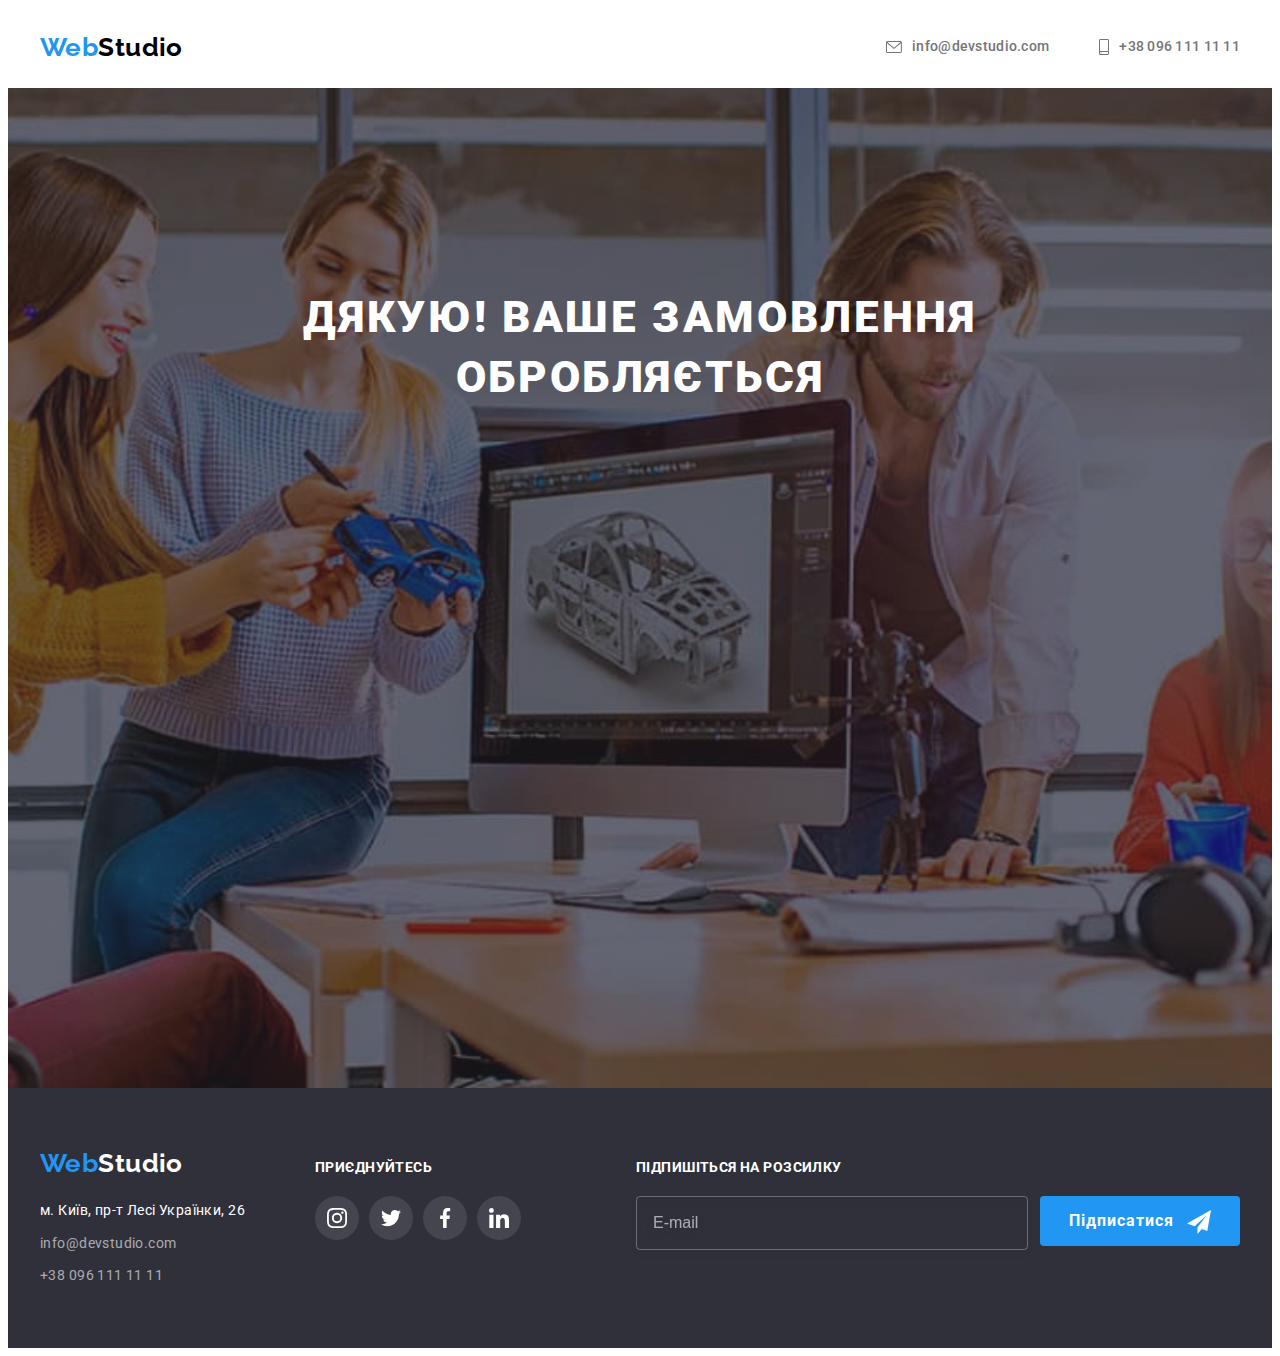
<file: thanks.html>
<!DOCTYPE html>
<html lang="en">
  <head>
    <meta charset="UTF-8" />
    <meta http-equiv="X-UA-Compatible" content="IE=edge" />
    <meta name="viewport" content="width=device-width, initial-scale=1.0" />
    <title>Головна</title>
    <link rel="preconnect" href="https://fonts.googleapis.com" />
    <link rel="preconnect" href="https://fonts.gstatic.com" crossorigin />
    <link
      href="https://fonts.googleapis.com/css2?family=Raleway:wght@700&family=Roboto:wght@400;500;700;900&display=swap"
      rel="stylesheet"
    />
    <link
      rel="stylesheet"
      href="https://cdnjs.cloudflare.com/ajax/libs/modern-normalize/1.1.0/modern-normalize.min.css"
      integrity="sha512-wpPYUAdjBVSE4KJnH1VR1HeZfpl1ub8YT/NKx4PuQ5NmX2tKuGu6U/JRp5y+Y8XG2tV+wKQpNHVUX03MfMFn9Q=="
      crossorigin="anonymous"
      referrerpolicy="no-referrer"
    />
    <link rel="stylesheet" href="./css/main.min.css" />
  </head>
  <body>
    <!--Шапка-->
    <header class="header">
      <div class="container header__container">
        <nav class="header__nav">
          <a href="./index.html" class="logo link"
            ><span class="logo__accent">Web</span>Studio</a
          >
        </nav>
        <ul class="contact list">
          <li class="contact__item">
            <a class="contact__link link" href="mailto:info@devstudio.com">
              <svg class="contact__icon" width="16" height="12">
                <use href="./images/logo.svg#icon-envelope"></use>
              </svg>
              info@devstudio.com</a
            >
          </li>
          <li class="contact__item">
            <a class="contact__link link" href="tel:+380961111111"
              ><svg class="contact__icon" width="10" height="16">
                <use href="./images/logo.svg#icon-smartphone"></use></svg
              >+38 096 111 11 11</a
            >
          </li>
        </ul>
        <button type="button" class="mob-btn" data-menu-open>
          <svg class="mob-btn__icon" width="40" height="40">
            <use href="./images/logo.svg#icon-menu-mob"></use>
          </svg>
        </button>
      </div>
      <!-- Мобільне меню -->
      <div class="mob-menu is-hidden" data-menu>
        <div class="mob-container">
          <div class="mob__top">
            <button type="button" class="mob-menu__btn-close" data-menu-close>
              <svg class="mob-menu__icon" width="40" height="40">
                <use href="./images/logo.svg#icon-mob-close"></use>
              </svg>
            </button>
            <ul class="mob-menu__list list">
              <li class="mob-menu__item">
                <a
                  class="mob-menu__link mob-menu__link--current link"
                  href="./index.html"
                  >Студія</a
                >
              </li>
              <li class="mob-menu__item">
                <a class="mob-menu__link link" href="./portfolio.html"
                  >Портфоліо</a
                >
              </li>
              <li class="mob-menu__item">
                <a class="mob-menu__link link" href="#">Контакти</a>
              </li>
            </ul>
          </div>
          <div class="mob__bottom">
            <ul class="mob-menu__block list">
              <li class="mob-menu__nav">
                <a class="mob-menu__tel link" href="tel:+380961111111"
                  >+38 096 111 11 11</a
                >
              </li>
              <li class="mob-menu__nav">
                <a class="mob-menu__mail link" href="mailto:info@devstudio.com"
                  >info@devstudio.com</a
                >
              </li>
            </ul>
            <div class="socials-mob">
              <a href="#" class="socials-mob__link link">Instagram</a>
              <a href="#" class="socials-mob__link link">Twitter</a>
              <a href="#" class="socials-mob__link link">Facebook</a>
              <a href="#" class="socials-mob__link link">LinkedIn</a>
            </div>
          </div>
        </div>
      </div>
    </header>
    <!--Герой-->
    <main>
      <div class="hero">
        <section class="hero__section">
          <h1 class="hero__title">Дякую! Ваше замовлення обробляється</h1>
        </section>
      </div>
    </main>
    <!--Футтер-->
    <div class="footer-background">
      <footer class="footer">
        <div class="footer__container container">
          <div class="footer__block">
            <a class="footer__logo logo link" href="./index.html"
              ><span class="logo__accent">Web</span>Studio</a
            >
            <address class="footer__address">
              <ul class="list">
                <li class="footer__nav">
                  <a
                    class="footer__address--accent link"
                    href="https://goo.gl/maps/CPtrU1FHBa2aNyZL9"
                    target="_blank"
                    rel="noopener noreferrer nofollow"
                    >м. Київ, пр-т Лесі Українки, 26</a
                  >
                </li>
                <li class="footer__nav">
                  <a
                    class="footer__contact link"
                    href="mailto:info@devstudio.com"
                    >info@devstudio.com</a
                  >
                </li>
                <li class="footer__nav">
                  <a class="footer__contact link" href="tel:+380961111111"
                    >+38 096 111 11 11</a
                  >
                </li>
              </ul>
            </address>
          </div>
          <div class="footer__socials">
            <p class="footer__title">Приєднуйтесь</p>
            <ul class="footer__list list">
              <li class="socials__item footer__item">
                <a href="" class="socials__link footer__link--dark link">
                  <svg
                    class="socials__icon footer__icon"
                    width="20"
                    height="20"
                  >
                    <use href="./images/logo.svg#icon-instagram"></use>
                  </svg>
                </a>
              </li>
              <li class="socials__item footer__item">
                <a href="" class="socials__link footer__link--dark link">
                  <svg
                    class="socials__icon footer__icon"
                    width="20"
                    height="20"
                  >
                    <use href="./images/logo.svg#icon-twitter"></use>
                  </svg>
                </a>
              </li>
              <li class="socials__item footer__item">
                <a href="" class="socials__link footer__link--dark link">
                  <svg
                    class="socials__icon footer__icon"
                    width="20"
                    height="20"
                  >
                    <use href="./images/logo.svg#icon-facebook"></use>
                  </svg>
                </a>
              </li>
              <li class="socials__item footer__item">
                <a href="" class="socials__link footer__link--dark link">
                  <svg
                    class="socials__icon footer__icon"
                    width="20"
                    height="20"
                  >
                    <use href="./images/logo.svg#icon-linkedin"></use>
                  </svg>
                </a>
              </li>
            </ul>
          </div>
          <form class="footer-form">
            <p class="footer__title">Підпишіться на розсилку</p>
            <div class="footer-form__mail">
              <input
                type="email"
                name="user-email"
                class="footer-form__input"
                placeholder="E-mail"
                required
              />
              <button type="submit" class="footer-button button">
                Підписатися
                <svg class="footer-button__icon" width="24" height="24">
                  <use href="./images/logo.svg#icon-send"></use>
                </svg>
              </button>
            </div>
          </form>
        </div>
      </footer>
    </div>
  </body>
</html>
</file>
<file: css/intlTelInput.css>
.intl-tel-input {
  position: relative;
}
.intl-tel-input * {
  box-sizing: border-box;
  -moz-box-sizing: border-box;
}
.intl-tel-input .hide,
.hide {
  display: none;
}
.intl-tel-input .v-hide {
  visibility: hidden;
}
.intl-tel-input input,
.intl-tel-input input[type="text"],
.intl-tel-input input[type="tel"] {
  position: relative;
  z-index: 0;
  margin-top: 0 !important;
  margin-bottom: 0 !important;
  padding-right: 36px;
  margin-right: 0;
}
.intl-tel-input .flag-container {
  position: absolute;
  top: 0;
  bottom: 0;
  right: 0;
  padding: 1px;
}
.intl-tel-input .selected-flag {
  z-index: 1;
  position: relative;
  width: 36px;
  height: 100%;
  padding: 0 0 0 8px;
}
.intl-tel-input .selected-flag .iti-flag {
  position: absolute;
  top: 0;
  bottom: 0;
  margin: auto;
}
.intl-tel-input .selected-flag .iti-arrow {
  position: absolute;
  top: 50%;
  margin-top: -2px;
  right: 6px;
  width: 0;
  height: 0;
  border-left: 3px solid transparent;
  border-right: 3px solid transparent;
  border-top: 4px solid #555;
}
.intl-tel-input .selected-flag .iti-arrow.up {
  border-top: none;
  border-bottom: 4px solid #555;
}
.intl-tel-input .country-list {
  position: absolute;
  z-index: 2;
  list-style: none;
  text-align: left;
  padding: 0;
  margin: 0 0 0 -1px;
  box-shadow: 1px 1px 4px rgba(0, 0, 0, 0.2);
  background-color: white;
  border: 1px solid #ccc;
  white-space: nowrap;
  max-height: 200px;
  overflow-y: scroll;
  -webkit-overflow-scrolling: touch;
}
.intl-tel-input .country-list.dropup {
  bottom: 100%;
  margin-bottom: -1px;
}
.intl-tel-input .country-list .flag-box {
  display: inline-block;
  width: 20px;
}
@media (max-width: 500px) {
  .intl-tel-input .country-list {
    white-space: normal;
  }
}
.intl-tel-input .country-list .divider {
  padding-bottom: 5px;
  margin-bottom: 5px;
  border-bottom: 1px solid #ccc;
}
.intl-tel-input .country-list .country {
  padding: 5px 10px;
}
.intl-tel-input .country-list .country .dial-code {
  color: #999;
}
.intl-tel-input .country-list .country.highlight {
  background-color: rgba(0, 0, 0, 0.05);
}
.intl-tel-input .country-list .flag-box,
.intl-tel-input .country-list .country-name,
.intl-tel-input .country-list .dial-code {
  vertical-align: middle;
}
.intl-tel-input .country-list .flag-box,
.intl-tel-input .country-list .country-name {
  margin-right: 6px;
}
.intl-tel-input.allow-dropdown input,
.intl-tel-input.allow-dropdown input[type="text"],
.intl-tel-input.allow-dropdown input[type="tel"],
.intl-tel-input.separate-dial-code input,
.intl-tel-input.separate-dial-code input[type="text"],
.intl-tel-input.separate-dial-code input[type="tel"] {
  padding-right: 6px;
  padding-left: 52px;
  margin-left: 0;
}
.intl-tel-input.allow-dropdown .flag-container,
.intl-tel-input.separate-dial-code .flag-container {
  right: auto;
  left: 0;
}
.intl-tel-input.allow-dropdown .selected-flag,
.intl-tel-input.separate-dial-code .selected-flag {
  width: 46px;
}
.intl-tel-input.allow-dropdown .flag-container:hover {
  cursor: pointer;
}
.intl-tel-input.allow-dropdown .flag-container:hover .selected-flag {
  background-color: rgba(0, 0, 0, 0.05);
}
.intl-tel-input.allow-dropdown input[disabled] + .flag-container:hover,
.intl-tel-input.allow-dropdown input[readonly] + .flag-container:hover {
  cursor: default;
}
.intl-tel-input.allow-dropdown
  input[disabled]
  + .flag-container:hover
  .selected-flag,
.intl-tel-input.allow-dropdown
  input[readonly]
  + .flag-container:hover
  .selected-flag {
  background-color: transparent;
}
.intl-tel-input.separate-dial-code .selected-flag {
  background-color: rgba(0, 0, 0, 0.05);
  display: table;
}
.intl-tel-input.separate-dial-code .selected-dial-code {
  display: table-cell;
  vertical-align: middle;
  padding-left: 28px;
  font-size: 16px;
  padding-right: 18px;
  color: #ccc;
}
.intl-tel-input.separate-dial-code.iti-sdc-2 input,
.intl-tel-input.separate-dial-code.iti-sdc-2 input[type="text"],
.intl-tel-input.separate-dial-code.iti-sdc-2 input[type="tel"] {
  padding-left: 66px;
}
.intl-tel-input.separate-dial-code.iti-sdc-2 .selected-flag {
  width: 60px;
}
.intl-tel-input.separate-dial-code.allow-dropdown.iti-sdc-2 input,
.intl-tel-input.separate-dial-code.allow-dropdown.iti-sdc-2 input[type="text"],
.intl-tel-input.separate-dial-code.allow-dropdown.iti-sdc-2 input[type="tel"] {
  padding-left: 76px;
}
.intl-tel-input.separate-dial-code.allow-dropdown.iti-sdc-2 .selected-flag {
  width: 70px;
}
.intl-tel-input.separate-dial-code.iti-sdc-3 input,
.intl-tel-input.separate-dial-code.iti-sdc-3 input[type="text"],
.intl-tel-input.separate-dial-code.iti-sdc-3 input[type="tel"] {
  padding-left: 74px;
}
.intl-tel-input.separate-dial-code.iti-sdc-3 .selected-flag {
  width: 68px;
}
.intl-tel-input.separate-dial-code.allow-dropdown.iti-sdc-3 input,
.intl-tel-input.separate-dial-code.allow-dropdown.iti-sdc-3 input[type="text"],
.intl-tel-input.separate-dial-code.allow-dropdown.iti-sdc-3 input[type="tel"] {
  padding-left: 84px;
}
.intl-tel-input.separate-dial-code.allow-dropdown.iti-sdc-3 .selected-flag {
  width: 78px;
}
.intl-tel-input.separate-dial-code.iti-sdc-4 input,
.intl-tel-input.separate-dial-code.iti-sdc-4 input[type="text"],
.intl-tel-input.separate-dial-code.iti-sdc-4 input[type="tel"] {
  padding-left: 82px;
}
.intl-tel-input.separate-dial-code.iti-sdc-4 .selected-flag {
  width: 76px;
}
.intl-tel-input.separate-dial-code.allow-dropdown.iti-sdc-4 input,
.intl-tel-input.separate-dial-code.allow-dropdown.iti-sdc-4 input[type="text"],
.intl-tel-input.separate-dial-code.allow-dropdown.iti-sdc-4 input[type="tel"] {
  padding-left: 92px;
}
.intl-tel-input.separate-dial-code.allow-dropdown.iti-sdc-4 .selected-flag {
  width: 86px;
}
.intl-tel-input.separate-dial-code.iti-sdc-5 input,
.intl-tel-input.separate-dial-code.iti-sdc-5 input[type="text"],
.intl-tel-input.separate-dial-code.iti-sdc-5 input[type="tel"] {
  padding-left: 90px;
}
.intl-tel-input.separate-dial-code.iti-sdc-5 .selected-flag {
  width: 84px;
}
.intl-tel-input.separate-dial-code.allow-dropdown.iti-sdc-5 input,
.intl-tel-input.separate-dial-code.allow-dropdown.iti-sdc-5 input[type="text"],
.intl-tel-input.separate-dial-code.allow-dropdown.iti-sdc-5 input[type="tel"] {
  padding-left: 100px;
}
.intl-tel-input.separate-dial-code.allow-dropdown.iti-sdc-5 .selected-flag {
  width: 94px;
}
.intl-tel-input.iti-container {
  position: absolute;
  top: -1000px;
  left: -1000px;
  z-index: 1060;
  padding: 1px;
}
.intl-tel-input.iti-container:hover {
  cursor: pointer;
}

.iti-mobile .intl-tel-input.iti-container {
  top: 30px;
  bottom: 30px;
  left: 30px;
  right: 30px;
  position: fixed;
}

.iti-mobile .intl-tel-input .country-list {
  max-height: 100%;
  width: 100%;
}
.iti-mobile .intl-tel-input .country-list .country {
  padding: 10px 10px;
  line-height: 1.5em;
}

.iti-flag {
  width: 20px;
}
.iti-flag.be {
  width: 18px;
}
.iti-flag.ch {
  width: 15px;
}
.iti-flag.mc {
  width: 19px;
}
.iti-flag.ne {
  width: 18px;
}
.iti-flag.np {
  width: 13px;
}
.iti-flag.va {
  width: 15px;
}
@media (-webkit-min-device-pixel-ratio: 2), (min-resolution: 192dpi) {
  .iti-flag {
    background-size: 5652px 15px;
  }
}
.iti-flag.ac {
  height: 10px;
  background-position: 0px 0px;
}
.iti-flag.ad {
  height: 14px;
  background-position: -22px 0px;
}
.iti-flag.ae {
  height: 10px;
  background-position: -44px 0px;
}
.iti-flag.af {
  height: 14px;
  background-position: -66px 0px;
}
.iti-flag.ag {
  height: 14px;
  background-position: -88px 0px;
}
.iti-flag.ai {
  height: 10px;
  background-position: -110px 0px;
}
.iti-flag.al {
  height: 15px;
  background-position: -132px 0px;
}
.iti-flag.am {
  height: 10px;
  background-position: -154px 0px;
}
.iti-flag.ao {
  height: 14px;
  background-position: -176px 0px;
}
.iti-flag.aq {
  height: 14px;
  background-position: -198px 0px;
}
.iti-flag.ar {
  height: 13px;
  background-position: -220px 0px;
}
.iti-flag.as {
  height: 10px;
  background-position: -242px 0px;
}
.iti-flag.at {
  height: 14px;
  background-position: -264px 0px;
}
.iti-flag.au {
  height: 10px;
  background-position: -286px 0px;
}
.iti-flag.aw {
  height: 14px;
  background-position: -308px 0px;
}
.iti-flag.ax {
  height: 13px;
  background-position: -330px 0px;
}
.iti-flag.az {
  height: 10px;
  background-position: -352px 0px;
}
.iti-flag.ba {
  height: 10px;
  background-position: -374px 0px;
}
.iti-flag.bb {
  height: 14px;
  background-position: -396px 0px;
}
.iti-flag.bd {
  height: 12px;
  background-position: -418px 0px;
}
.iti-flag.be {
  height: 15px;
  background-position: -440px 0px;
}
.iti-flag.bf {
  height: 14px;
  background-position: -460px 0px;
}
.iti-flag.bg {
  height: 12px;
  background-position: -482px 0px;
}
.iti-flag.bh {
  height: 12px;
  background-position: -504px 0px;
}
.iti-flag.bi {
  height: 12px;
  background-position: -526px 0px;
}
.iti-flag.bj {
  height: 14px;
  background-position: -548px 0px;
}
.iti-flag.bl {
  height: 14px;
  background-position: -570px 0px;
}
.iti-flag.bm {
  height: 10px;
  background-position: -592px 0px;
}
.iti-flag.bn {
  height: 10px;
  background-position: -614px 0px;
}
.iti-flag.bo {
  height: 14px;
  background-position: -636px 0px;
}
.iti-flag.bq {
  height: 14px;
  background-position: -658px 0px;
}
.iti-flag.br {
  height: 14px;
  background-position: -680px 0px;
}
.iti-flag.bs {
  height: 10px;
  background-position: -702px 0px;
}
.iti-flag.bt {
  height: 14px;
  background-position: -724px 0px;
}
.iti-flag.bv {
  height: 15px;
  background-position: -746px 0px;
}
.iti-flag.bw {
  height: 14px;
  background-position: -768px 0px;
}
.iti-flag.by {
  height: 10px;
  background-position: -790px 0px;
}
.iti-flag.bz {
  height: 14px;
  background-position: -812px 0px;
}
.iti-flag.ca {
  height: 10px;
  background-position: -834px 0px;
}
.iti-flag.cc {
  height: 10px;
  background-position: -856px 0px;
}
.iti-flag.cd {
  height: 15px;
  background-position: -878px 0px;
}
.iti-flag.cf {
  height: 14px;
  background-position: -900px 0px;
}
.iti-flag.cg {
  height: 14px;
  background-position: -922px 0px;
}
.iti-flag.ch {
  height: 15px;
  background-position: -944px 0px;
}
.iti-flag.ci {
  height: 14px;
  background-position: -961px 0px;
}
.iti-flag.ck {
  height: 10px;
  background-position: -983px 0px;
}
.iti-flag.cl {
  height: 14px;
  background-position: -1005px 0px;
}
.iti-flag.cm {
  height: 14px;
  background-position: -1027px 0px;
}
.iti-flag.cn {
  height: 14px;
  background-position: -1049px 0px;
}
.iti-flag.co {
  height: 14px;
  background-position: -1071px 0px;
}
.iti-flag.cp {
  height: 14px;
  background-position: -1093px 0px;
}
.iti-flag.cr {
  height: 12px;
  background-position: -1115px 0px;
}
.iti-flag.cu {
  height: 10px;
  background-position: -1137px 0px;
}
.iti-flag.cv {
  height: 12px;
  background-position: -1159px 0px;
}
.iti-flag.cw {
  height: 14px;
  background-position: -1181px 0px;
}
.iti-flag.cx {
  height: 10px;
  background-position: -1203px 0px;
}
.iti-flag.cy {
  height: 14px;
  background-position: -1225px 0px;
}
.iti-flag.cz {
  height: 14px;
  background-position: -1247px 0px;
}
.iti-flag.de {
  height: 12px;
  background-position: -1269px 0px;
}
.iti-flag.dg {
  height: 10px;
  background-position: -1291px 0px;
}
.iti-flag.dj {
  height: 14px;
  background-position: -1313px 0px;
}
.iti-flag.dk {
  height: 15px;
  background-position: -1335px 0px;
}
.iti-flag.dm {
  height: 10px;
  background-position: -1357px 0px;
}
.iti-flag.do {
  height: 14px;
  background-position: -1379px 0px;
}
.iti-flag.dz {
  height: 14px;
  background-position: -1401px 0px;
}
.iti-flag.ea {
  height: 14px;
  background-position: -1423px 0px;
}
.iti-flag.ec {
  height: 14px;
  background-position: -1445px 0px;
}
.iti-flag.ee {
  height: 13px;
  background-position: -1467px 0px;
}
.iti-flag.eg {
  height: 14px;
  background-position: -1489px 0px;
}
.iti-flag.eh {
  height: 10px;
  background-position: -1511px 0px;
}
.iti-flag.er {
  height: 10px;
  background-position: -1533px 0px;
}
.iti-flag.es {
  height: 14px;
  background-position: -1555px 0px;
}
.iti-flag.et {
  height: 10px;
  background-position: -1577px 0px;
}
.iti-flag.eu {
  height: 14px;
  background-position: -1599px 0px;
}
.iti-flag.fi {
  height: 12px;
  background-position: -1621px 0px;
}
.iti-flag.fj {
  height: 10px;
  background-position: -1643px 0px;
}
.iti-flag.fk {
  height: 10px;
  background-position: -1665px 0px;
}
.iti-flag.fm {
  height: 11px;
  background-position: -1687px 0px;
}
.iti-flag.fo {
  height: 15px;
  background-position: -1709px 0px;
}
.iti-flag.fr {
  height: 14px;
  background-position: -1731px 0px;
}
.iti-flag.ga {
  height: 15px;
  background-position: -1753px 0px;
}
.iti-flag.gb {
  height: 10px;
  background-position: -1775px 0px;
}
.iti-flag.gd {
  height: 12px;
  background-position: -1797px 0px;
}
.iti-flag.ge {
  height: 14px;
  background-position: -1819px 0px;
}
.iti-flag.gf {
  height: 14px;
  background-position: -1841px 0px;
}
.iti-flag.gg {
  height: 14px;
  background-position: -1863px 0px;
}
.iti-flag.gh {
  height: 14px;
  background-position: -1885px 0px;
}
.iti-flag.gi {
  height: 10px;
  background-position: -1907px 0px;
}
.iti-flag.gl {
  height: 14px;
  background-position: -1929px 0px;
}
.iti-flag.gm {
  height: 14px;
  background-position: -1951px 0px;
}
.iti-flag.gn {
  height: 14px;
  background-position: -1973px 0px;
}
.iti-flag.gp {
  height: 14px;
  background-position: -1995px 0px;
}
.iti-flag.gq {
  height: 14px;
  background-position: -2017px 0px;
}
.iti-flag.gr {
  height: 14px;
  background-position: -2039px 0px;
}
.iti-flag.gs {
  height: 10px;
  background-position: -2061px 0px;
}
.iti-flag.gt {
  height: 13px;
  background-position: -2083px 0px;
}
.iti-flag.gu {
  height: 11px;
  background-position: -2105px 0px;
}
.iti-flag.gw {
  height: 10px;
  background-position: -2127px 0px;
}
.iti-flag.gy {
  height: 12px;
  background-position: -2149px 0px;
}
.iti-flag.hk {
  height: 14px;
  background-position: -2171px 0px;
}
.iti-flag.hm {
  height: 10px;
  background-position: -2193px 0px;
}
.iti-flag.hn {
  height: 10px;
  background-position: -2215px 0px;
}
.iti-flag.hr {
  height: 10px;
  background-position: -2237px 0px;
}
.iti-flag.ht {
  height: 12px;
  background-position: -2259px 0px;
}
.iti-flag.hu {
  height: 10px;
  background-position: -2281px 0px;
}
.iti-flag.ic {
  height: 14px;
  background-position: -2303px 0px;
}
.iti-flag.id {
  height: 14px;
  background-position: -2325px 0px;
}
.iti-flag.ie {
  height: 10px;
  background-position: -2347px 0px;
}
.iti-flag.il {
  height: 15px;
  background-position: -2369px 0px;
}
.iti-flag.im {
  height: 10px;
  background-position: -2391px 0px;
}
.iti-flag.in {
  height: 14px;
  background-position: -2413px 0px;
}
.iti-flag.io {
  height: 10px;
  background-position: -2435px 0px;
}
.iti-flag.iq {
  height: 14px;
  background-position: -2457px 0px;
}
.iti-flag.ir {
  height: 12px;
  background-position: -2479px 0px;
}
.iti-flag.is {
  height: 15px;
  background-position: -2501px 0px;
}
.iti-flag.it {
  height: 14px;
  background-position: -2523px 0px;
}
.iti-flag.je {
  height: 12px;
  background-position: -2545px 0px;
}
.iti-flag.jm {
  height: 10px;
  background-position: -2567px 0px;
}
.iti-flag.jo {
  height: 10px;
  background-position: -2589px 0px;
}
.iti-flag.jp {
  height: 14px;
  background-position: -2611px 0px;
}
.iti-flag.ke {
  height: 14px;
  background-position: -2633px 0px;
}
.iti-flag.kg {
  height: 12px;
  background-position: -2655px 0px;
}
.iti-flag.kh {
  height: 13px;
  background-position: -2677px 0px;
}
.iti-flag.ki {
  height: 10px;
  background-position: -2699px 0px;
}
.iti-flag.km {
  height: 12px;
  background-position: -2721px 0px;
}
.iti-flag.kn {
  height: 14px;
  background-position: -2743px 0px;
}
.iti-flag.kp {
  height: 10px;
  background-position: -2765px 0px;
}
.iti-flag.kr {
  height: 14px;
  background-position: -2787px 0px;
}
.iti-flag.kw {
  height: 10px;
  background-position: -2809px 0px;
}
.iti-flag.ky {
  height: 10px;
  background-position: -2831px 0px;
}
.iti-flag.kz {
  height: 10px;
  background-position: -2853px 0px;
}
.iti-flag.la {
  height: 14px;
  background-position: -2875px 0px;
}
.iti-flag.lb {
  height: 14px;
  background-position: -2897px 0px;
}
.iti-flag.lc {
  height: 10px;
  background-position: -2919px 0px;
}
.iti-flag.li {
  height: 12px;
  background-position: -2941px 0px;
}
.iti-flag.lk {
  height: 10px;
  background-position: -2963px 0px;
}
.iti-flag.lr {
  height: 11px;
  background-position: -2985px 0px;
}
.iti-flag.ls {
  height: 14px;
  background-position: -3007px 0px;
}
.iti-flag.lt {
  height: 12px;
  background-position: -3029px 0px;
}
.iti-flag.lu {
  height: 12px;
  background-position: -3051px 0px;
}
.iti-flag.lv {
  height: 10px;
  background-position: -3073px 0px;
}
.iti-flag.ly {
  height: 10px;
  background-position: -3095px 0px;
}
.iti-flag.ma {
  height: 14px;
  background-position: -3117px 0px;
}
.iti-flag.mc {
  height: 15px;
  background-position: -3139px 0px;
}
.iti-flag.md {
  height: 10px;
  background-position: -3160px 0px;
}
.iti-flag.me {
  height: 10px;
  background-position: -3182px 0px;
}
.iti-flag.mf {
  height: 14px;
  background-position: -3204px 0px;
}
.iti-flag.mg {
  height: 14px;
  background-position: -3226px 0px;
}
.iti-flag.mh {
  height: 11px;
  background-position: -3248px 0px;
}
.iti-flag.mk {
  height: 10px;
  background-position: -3270px 0px;
}
.iti-flag.ml {
  height: 14px;
  background-position: -3292px 0px;
}
.iti-flag.mm {
  height: 14px;
  background-position: -3314px 0px;
}
.iti-flag.mn {
  height: 10px;
  background-position: -3336px 0px;
}
.iti-flag.mo {
  height: 14px;
  background-position: -3358px 0px;
}
.iti-flag.mp {
  height: 10px;
  background-position: -3380px 0px;
}
.iti-flag.mq {
  height: 14px;
  background-position: -3402px 0px;
}
.iti-flag.mr {
  height: 14px;
  background-position: -3424px 0px;
}
.iti-flag.ms {
  height: 10px;
  background-position: -3446px 0px;
}
.iti-flag.mt {
  height: 14px;
  background-position: -3468px 0px;
}
.iti-flag.mu {
  height: 14px;
  background-position: -3490px 0px;
}
.iti-flag.mv {
  height: 14px;
  background-position: -3512px 0px;
}
.iti-flag.mw {
  height: 14px;
  background-position: -3534px 0px;
}
.iti-flag.mx {
  height: 12px;
  background-position: -3556px 0px;
}
.iti-flag.my {
  height: 10px;
  background-position: -3578px 0px;
}
.iti-flag.mz {
  height: 14px;
  background-position: -3600px 0px;
}
.iti-flag.na {
  height: 14px;
  background-position: -3622px 0px;
}
.iti-flag.nc {
  height: 10px;
  background-position: -3644px 0px;
}
.iti-flag.ne {
  height: 15px;
  background-position: -3666px 0px;
}
.iti-flag.nf {
  height: 10px;
  background-position: -3686px 0px;
}
.iti-flag.ng {
  height: 10px;
  background-position: -3708px 0px;
}
.iti-flag.ni {
  height: 12px;
  background-position: -3730px 0px;
}
.iti-flag.nl {
  height: 14px;
  background-position: -3752px 0px;
}
.iti-flag.no {
  height: 15px;
  background-position: -3774px 0px;
}
.iti-flag.np {
  height: 15px;
  background-position: -3796px 0px;
}
.iti-flag.nr {
  height: 10px;
  background-position: -3811px 0px;
}
.iti-flag.nu {
  height: 10px;
  background-position: -3833px 0px;
}
.iti-flag.nz {
  height: 10px;
  background-position: -3855px 0px;
}
.iti-flag.om {
  height: 10px;
  background-position: -3877px 0px;
}
.iti-flag.pa {
  height: 14px;
  background-position: -3899px 0px;
}
.iti-flag.pe {
  height: 14px;
  background-position: -3921px 0px;
}
.iti-flag.pf {
  height: 14px;
  background-position: -3943px 0px;
}
.iti-flag.pg {
  height: 15px;
  background-position: -3965px 0px;
}
.iti-flag.ph {
  height: 10px;
  background-position: -3987px 0px;
}
.iti-flag.pk {
  height: 14px;
  background-position: -4009px 0px;
}
.iti-flag.pl {
  height: 13px;
  background-position: -4031px 0px;
}
.iti-flag.pm {
  height: 14px;
  background-position: -4053px 0px;
}
.iti-flag.pn {
  height: 10px;
  background-position: -4075px 0px;
}
.iti-flag.pr {
  height: 14px;
  background-position: -4097px 0px;
}
.iti-flag.ps {
  height: 10px;
  background-position: -4119px 0px;
}
.iti-flag.pt {
  height: 14px;
  background-position: -4141px 0px;
}
.iti-flag.pw {
  height: 13px;
  background-position: -4163px 0px;
}
.iti-flag.py {
  height: 11px;
  background-position: -4185px 0px;
}
.iti-flag.qa {
  height: 8px;
  background-position: -4207px 0px;
}
.iti-flag.re {
  height: 14px;
  background-position: -4229px 0px;
}
.iti-flag.ro {
  height: 14px;
  background-position: -4251px 0px;
}
.iti-flag.rs {
  height: 14px;
  background-position: -4273px 0px;
}
.iti-flag.ru {
  height: 14px;
  background-position: -4295px 0px;
}
.iti-flag.rw {
  height: 14px;
  background-position: -4317px 0px;
}
.iti-flag.sa {
  height: 14px;
  background-position: -4339px 0px;
}
.iti-flag.sb {
  height: 10px;
  background-position: -4361px 0px;
}
.iti-flag.sc {
  height: 10px;
  background-position: -4383px 0px;
}
.iti-flag.sd {
  height: 10px;
  background-position: -4405px 0px;
}
.iti-flag.se {
  height: 13px;
  background-position: -4427px 0px;
}
.iti-flag.sg {
  height: 14px;
  background-position: -4449px 0px;
}
.iti-flag.sh {
  height: 10px;
  background-position: -4471px 0px;
}
.iti-flag.si {
  height: 10px;
  background-position: -4493px 0px;
}
.iti-flag.sj {
  height: 15px;
  background-position: -4515px 0px;
}
.iti-flag.sk {
  height: 14px;
  background-position: -4537px 0px;
}
.iti-flag.sl {
  height: 14px;
  background-position: -4559px 0px;
}
.iti-flag.sm {
  height: 15px;
  background-position: -4581px 0px;
}
.iti-flag.sn {
  height: 14px;
  background-position: -4603px 0px;
}
.iti-flag.so {
  height: 14px;
  background-position: -4625px 0px;
}
.iti-flag.sr {
  height: 14px;
  background-position: -4647px 0px;
}
.iti-flag.ss {
  height: 10px;
  background-position: -4669px 0px;
}
.iti-flag.st {
  height: 10px;
  background-position: -4691px 0px;
}
.iti-flag.sv {
  height: 12px;
  background-position: -4713px 0px;
}
.iti-flag.sx {
  height: 14px;
  background-position: -4735px 0px;
}
.iti-flag.sy {
  height: 14px;
  background-position: -4757px 0px;
}
.iti-flag.sz {
  height: 14px;
  background-position: -4779px 0px;
}
.iti-flag.ta {
  height: 10px;
  background-position: -4801px 0px;
}
.iti-flag.tc {
  height: 10px;
  background-position: -4823px 0px;
}
.iti-flag.td {
  height: 14px;
  background-position: -4845px 0px;
}
.iti-flag.tf {
  height: 14px;
  background-position: -4867px 0px;
}
.iti-flag.tg {
  height: 13px;
  background-position: -4889px 0px;
}
.iti-flag.th {
  height: 14px;
  background-position: -4911px 0px;
}
.iti-flag.tj {
  height: 10px;
  background-position: -4933px 0px;
}
.iti-flag.tk {
  height: 10px;
  background-position: -4955px 0px;
}
.iti-flag.tl {
  height: 10px;
  background-position: -4977px 0px;
}
.iti-flag.tm {
  height: 14px;
  background-position: -4999px 0px;
}
.iti-flag.tn {
  height: 14px;
  background-position: -5021px 0px;
}
.iti-flag.to {
  height: 10px;
  background-position: -5043px 0px;
}
.iti-flag.tr {
  height: 14px;
  background-position: -5065px 0px;
}
.iti-flag.tt {
  height: 12px;
  background-position: -5087px 0px;
}
.iti-flag.tv {
  height: 10px;
  background-position: -5109px 0px;
}
.iti-flag.tw {
  height: 14px;
  background-position: -5131px 0px;
}
.iti-flag.tz {
  height: 14px;
  background-position: -5153px 0px;
}
.iti-flag.ua {
  height: 14px;
  background-position: -5175px 0px;
}
.iti-flag.ug {
  height: 14px;
  background-position: -5197px 0px;
}
.iti-flag.um {
  height: 11px;
  background-position: -5219px 0px;
}
.iti-flag.un {
  height: 14px;
  background-position: -5241px 0px;
}
.iti-flag.us {
  height: 11px;
  background-position: -5263px 0px;
}
.iti-flag.uy {
  height: 14px;
  background-position: -5285px 0px;
}
.iti-flag.uz {
  height: 10px;
  background-position: -5307px 0px;
}
.iti-flag.va {
  height: 15px;
  background-position: -5329px 0px;
}
.iti-flag.vc {
  height: 14px;
  background-position: -5346px 0px;
}
.iti-flag.ve {
  height: 14px;
  background-position: -5368px 0px;
}
.iti-flag.vg {
  height: 10px;
  background-position: -5390px 0px;
}
.iti-flag.vi {
  height: 14px;
  background-position: -5412px 0px;
}
.iti-flag.vn {
  height: 14px;
  background-position: -5434px 0px;
}
.iti-flag.vu {
  height: 12px;
  background-position: -5456px 0px;
}
.iti-flag.wf {
  height: 14px;
  background-position: -5478px 0px;
}
.iti-flag.ws {
  height: 10px;
  background-position: -5500px 0px;
}
.iti-flag.xk {
  height: 15px;
  background-position: -5522px 0px;
}
.iti-flag.ye {
  height: 14px;
  background-position: -5544px 0px;
}
.iti-flag.yt {
  height: 14px;
  background-position: -5566px 0px;
}
.iti-flag.za {
  height: 14px;
  background-position: -5588px 0px;
}
.iti-flag.zm {
  height: 14px;
  background-position: -5610px 0px;
}
.iti-flag.zw {
  height: 10px;
  background-position: -5632px 0px;
}

.iti-flag {
  width: 20px;
  height: 15px;
  box-shadow: 0px 0px 1px 0px #888;
  background-image: url("../images/flags.png");
  background-repeat: no-repeat;
  background-color: #dbdbdb;
  background-position: 20px 0;
}
@media (-webkit-min-device-pixel-ratio: 2), (min-resolution: 192dpi) {
  .iti-flag {
    background-image: url("../images/flags@2x.png");
  }
}

.iti-flag.np {
  background-color: transparent;
}
</file>
<file: css/main.min.css>
:root {
  --gradient: linear-gradient(rgba(47, 48, 58, 0.4), rgba(47, 48, 58, 0.4));
}
.visually-hidden {
  position: absolute;
  white-space: nowrap;
  width: 1px;
  height: 1px;
  overflow: hidden;
  border: 0;
  padding: 0;
  clip: rect(0 0 0 0);
  -webkit-clip-path: inset(50%);
  clip-path: inset(50%);
  margin: -1px;
}
p,
h1,
h2,
h3,
h4,
h5,
h6 {
  margin: 0;
}
ul,
ol {
  margin: 0;
  padding-left: 0;
}
button {
  cursor: pointer;
}
address {
  font-style: normal;
}
img {
  display: block;
  height: auto;
  max-width: 100%;
  width: 100%;
}
body {
  background-color: #fff;
  color: #757575;
  font-family: "Roboto", sans-serif;
  letter-spacing: 0.03em;
  font-weight: 400;
  font-size: 14px;
  line-height: 1.7;
}
.list {
  list-style: none;
}
.link {
  text-decoration: none;
}
.is-hidden {
  opacity: 0;
  pointer-events: none;
  visibility: hidden;
}
.button {
  display: inline-block;
  border: 1px solid rgba(0, 0, 0, 0);
  border-radius: 4px;
  min-width: 200px;
  height: 50px;
  background-color: #2196f3;
  color: #fff;
  font-family: "Roboto", sans-serif;
  font-weight: 700;
  font-size: 16px;
  line-height: 1.87;
  letter-spacing: 0.06em;
  transition: background-color 250ms cubic-bezier(0.4, 0, 0.2, 1);
}
@media screen and (min-width: 1200px) {
  .button {
    min-width: 216px;
  }
}
.button:hover,
.button:focus {
  background-color: #188ce8;
}
.container {
  margin: 0 auto;
  width: 100%;
  padding-left: 15px;
  padding-right: 15px;
}
@media screen and (min-width: 480px) {
  .container {
    max-width: 480px;
  }
}
@media screen and (min-width: 768px) {
  .container {
    max-width: 768px;
  }
}
@media screen and (min-width: 1200px) {
  .container {
    max-width: 1200px;
  }
}
.mob-container {
  margin: 0 auto;
  width: 100%;
  padding-left: 40px;
  padding-right: 40px;
}
.logo {
  color: #000;
  font-family: "Raleway", sans-serif;
  font-weight: 700;
  font-size: 26px;
  line-height: 1.19;
}
.logo__accent {
  color: #2196f3;
}
.section-title {
  margin-bottom: 30px;
  color: #212121;
  font-weight: 700;
  font-size: 28px;
  line-height: 1.16;
  text-align: center;
}
@media screen and (min-width: 1200px) {
  .section-title {
    margin-bottom: 50px;
    font-size: 36px;
    line-height: 1.17;
  }
}
.backdrop {
  position: fixed;
  top: 0;
  left: 0;
  width: 100%;
  height: 100%;
  background-color: rgba(0, 0, 0, 0.2);
  transition: opacity 250ms cubic-bezier(0.4, 0, 0.2, 1),
    visibility 250ms cubic-bezier(0.4, 0, 0.2, 1);
}
.modal {
  position: absolute;
  top: 50%;
  left: 50%;
  transform: translate(-50%, -50%);
  width: 450px;
  height: 609px;
  padding: 40px;
  overflow: auto;
  background-color: #fff;
  border-radius: 4px;
  box-shadow: 0px 1px 3px rgba(0, 0, 0, 0.12), 0px 1px 1px rgba(0, 0, 0, 0.14),
    0px 2px 1px rgba(0, 0, 0, 0.2);
  transform: translate(-50%, -50%) scale(1);
  transition: transform 250ms cubic-bezier(0.4, 0, 0.2, 1);
}
.backdrop.is-hidden .modal {
  transform: translate(-50%, -50%) scale(0);
}
@media screen and (min-width: 768px) {
  .modal {
    width: 450px;
    height: 609px;
    overflow: auto;
  }
}
@media screen and (min-width: 1200px) {
  .modal {
    width: 528px;
    height: 486px;
    overflow: hidden;
  }
}
.modal__close {
  width: 30px;
  height: 30px;
  background-color: #fff;
  border: 1px solid rgba(0, 0, 0, 0.1);
  border-radius: 50%;
  position: absolute;
  top: 8px;
  right: 8px;
  display: inline-flex;
  align-items: center;
  justify-content: center;
  fill: #000;
  transition: border-color 250ms cubic-bezier(0.4, 0, 0.2, 1),
    fill 250ms cubic-bezier(0.4, 0, 0.2, 1);
}
.modal__close:hover,
.modal__close:focus {
  border-color: #2196f3;
  fill: #2196f3;
}
.modal__title {
  margin-bottom: 12px;
  font-weight: 700;
  font-size: 20px;
  line-height: 1.15;
  text-align: center;
  letter-spacing: 0.03em;
  color: #212121;
}
.modal__input {
  width: 100%;
  height: 40px;
  border: 1px solid rgba(33, 33, 33, 0.2);
  border-radius: 4px;
  padding-left: 42px;
  padding-right: 42px;
  outline: rgba(0, 0, 0, 0);
  transition: border 250ms cubic-bezier(0.4, 0, 0.2, 1);
}
.modal__input:focus {
  border: 1px solid #2196f3;
}
.modal__wrap {
  position: relative;
}
.modal__block {
  margin-bottom: 10px;
}
.modal__icons {
  position: absolute;
  left: 12px;
  top: 50%;
  transform: translateY(-50%);
  transition: fill 250ms cubic-bezier(0.4, 0, 0.2, 1);
}
.modal__input:focus + .modal__icons {
  fill: #2196f3;
}
.modal__label {
  display: block;
  font-size: 12px;
  line-height: 1.16;
  letter-spacing: 0.01em;
  color: #757575;
  margin-bottom: 4px;
}
.modal__text {
  resize: none;
  width: 100%;
  height: 120px;
  border: 1px solid rgba(33, 33, 33, 0.2);
  border-radius: 4px;
  padding: 12px 16px;
  outline: rgba(0, 0, 0, 0);
}
.modal__text::-moz-placeholder {
  font-size: 12px;
  line-height: 1.16;
  letter-spacing: 0.01em;
  color: rgba(117, 117, 117, 0.5);
}
.modal__text:-ms-input-placeholder {
  font-size: 12px;
  line-height: 1.16;
  letter-spacing: 0.01em;
  color: rgba(117, 117, 117, 0.5);
}
.modal__text::placeholder {
  font-size: 12px;
  line-height: 1.16;
  letter-spacing: 0.01em;
  color: rgba(117, 117, 117, 0.5);
}
.modal__text:focus {
  border: 1px solid #2196f3;
}
.modal__textarea {
  margin-bottom: 20px;
}
.modal__button {
  display: block;
  box-shadow: 0px 4px 4px rgba(0, 0, 0, 0.15);
  min-width: 200px;
  margin: 0 auto;
}
.consent {
  display: inline-block;
  margin-bottom: 30px;
  font-size: 14px;
  line-height: 1.71;
  letter-spacing: 0.03em;
  color: #757575;
}
.privacy-policy {
  display: flex;
  gap: 7px;
  align-items: center;
  justify-content: center;
  margin-bottom: 30px;
}
.privacy-policy__checkbox {
  -webkit-appearance: none;
  -moz-appearance: none;
  appearance: none;
  position: absolute;
}
.privacy-policy__icon {
  display: inline-block;
  width: 16px;
  height: 15px;
  border: 2px solid #212121;
  border-radius: 3px;
  transition: border-color 250ms cubic-bezier(0.4, 0, 0.2, 1);
}
.privacy-policy__icon:hover,
.privacy-policy__icon:focus {
  border-color: #2196f3;
}
.privacy-policy__checkbox:checked + .privacy-policy__icon {
  background-color: #2196f3;
  border-color: #2196f3;
  background-image: url("../images/icon-check.svg");
  background-size: contain;
  background-repeat: no-repeat;
  background-position: center;
  background-origin: content-box;
}
.privacy-policy__text {
  font-size: 12px;
  line-height: 1.16;
}
@media screen and (min-width: 1200px) {
  .privacy-policy__text {
    font-size: 14px;
    line-height: 1.71;
  }
}
.privacy-policy__link {
  font-size: 12px;
  line-height: 1.16;
  color: #2196f3;
}
@media screen and (min-width: 1200px) {
  .privacy-policy__link {
    font-size: 14px;
    line-height: 1.71;
  }
}
.header {
  padding-top: 10px;
  padding-bottom: 10px;
}
@media screen and (min-width: 768px) {
  .header {
    padding-top: 21px;
    padding-bottom: 21px;
  }
}
@media screen and (min-width: 1200px) {
  .header {
    padding-top: 24px;
    padding-bottom: 25px;
  }
}
.contact {
  display: none;
}
@media screen and (min-width: 768px) {
  .contact {
    display: flex;
    flex-wrap: wrap;
    gap: 10px;
    flex-direction: column;
  }
}
@media screen and (min-width: 1200px) {
  .contact {
    display: flex;
    gap: 50px;
    flex-direction: inherit;
  }
}
.header__nav {
  display: flex;
  align-items: center;
}
.header__container {
  display: flex;
  align-items: center;
  justify-content: space-between;
}
.menu {
  display: none;
  gap: 50px;
}
@media screen and (min-width: 768px) {
  .menu {
    display: flex;
    margin-left: 87px;
  }
}
@media screen and (min-width: 1200px) {
  .menu {
    display: flex;
    margin-left: 93px;
  }
}
.menu__link {
  color: #212121;
  font-weight: 500;
  font-size: 14px;
  line-height: 1.14;
  letter-spacing: 0.02em;
  transition: color 250ms cubic-bezier(0.4, 0, 0.2, 1);
}
.menu__link:hover,
.menu__link:focus {
  color: #2196f3;
}
.menu__link--current {
  color: #2196f3;
  position: relative;
  padding-top: 32px;
  padding-bottom: 32px;
  font-weight: 500;
  font-size: 14px;
  line-height: 1.14;
  letter-spacing: 0.02em;
}
.menu__link--current::after {
  content: "";
  position: absolute;
  bottom: -1px;
  display: block;
  width: 100%;
  height: 4px;
  background: #2196f3;
  border-radius: 2px;
}
.contact__link {
  display: flex;
  align-items: center;
  gap: 10px;
  color: #757575;
  fill: #757575;
  font-weight: 500;
  font-size: 14px;
  line-height: 1.14;
  letter-spacing: 0.02em;
  transition: color 250ms cubic-bezier(0.4, 0, 0.2, 1),
    fill 250ms cubic-bezier(0.4, 0, 0.2, 1);
}
.contact__link:hover,
.contact__link:focus {
  color: #2196f3;
  fill: #2196f3;
}
@media screen and (min-width: 1200px) {
  .contact__link {
    justify-content: center;
  }
}
.mob-menu {
  width: 100vw;
  height: 100vh;
  background-color: #fff;
  top: 0;
  position: fixed;
  z-index: 1;
  padding-top: 48px;
  padding-bottom: 48px;
}
.mob-menu > .mob-container {
  height: 100%;
  display: flex;
  flex-direction: column;
  justify-content: space-between;
  overflow: auto;
}
.mob-btn {
  background-color: rgba(0, 0, 0, 0);
  border: none;
}
@media screen and (min-width: 768px) {
  .mob-btn {
    display: none;
  }
}
@media screen and (min-width: 1200px) {
  .mob-btn {
    display: none;
  }
}
.mob-menu__btn-close {
  position: absolute;
  top: 10px;
  right: 15px;
  background-color: rgba(0, 0, 0, 0);
  border: none;
  fill: #000;
  transition: fill 250ms cubic-bezier(0.4, 0, 0.2, 1);
}
.mob-menu__btn-close:hover,
.mob-menu__btn-close:focus {
  fill: #2196f3;
}
.mob-menu__list {
  margin-bottom: 34px;
}
.mob-menu__link {
  font-weight: 500;
  font-size: 40px;
  line-height: 1.17;
  letter-spacing: 0.02em;
  color: #212121;
  transition: color 250ms cubic-bezier(0.4, 0, 0.2, 1);
}
.mob-menu__link:hover,
.mob-menu__link:focus {
  color: #2196f3;
}
.mob-menu__link--current {
  color: #2196f3;
}
.mob-menu__item:not(:last-child) {
  margin-bottom: 32px;
}
.mob-menu__block {
  margin-bottom: 64px;
}
.mob-menu__tel {
  font-weight: 500;
  font-size: 34px;
  line-height: 1.17;
  letter-spacing: 0.02em;
  color: #757575;
  transition: color 250ms cubic-bezier(0.4, 0, 0.2, 1);
}
.mob-menu__tel:hover,
.mob-menu__tel:focus {
  color: #2196f3;
}
.mob-menu__mail {
  display: block;
  margin-top: 32px;
  font-weight: 500;
  font-size: 24px;
  line-height: 1.16;
  letter-spacing: 0.02em;
  color: #757575;
  transition: color 250ms cubic-bezier(0.4, 0, 0.2, 1);
}
.mob-menu__mail:hover,
.mob-menu__mail:focus {
  color: #2196f3;
}
.socials-mob {
  display: flex;
  gap: 10px;
}
.socials-mob__link {
  font-weight: 500;
  font-size: 18px;
  line-height: 1.22;
  letter-spacing: 0.02em;
  color: #2196f3;
  transition: color 250ms cubic-bezier(0.4, 0, 0.2, 1);
}
.socials-mob__link:not(:last-child) {
  border-right: 1px solid rgba(33, 33, 33, 0.2);
  padding-right: 10px;
}
.socials-mob__link:hover,
.socials-mob__link:focus {
  color: #757575;
}
.page-header {
  border-bottom: 1px solid #ececec;
}
.hero {
  text-align: center;
  margin: 0 auto;
  padding: 118px 60px;
  max-width: 100%;
  display: flex;
  justify-content: center;
  background-image: var(--gradient), url(../images/img-bg-mob.jpg);
  background-repeat: no-repeat;
  background-position: center;
  background-size: cover;
  background-color: #c4c4c4;
}
@media (min-device-pixel-ratio: 2),
  (-webkit-min-device-pixel-ratio: 2),
  (min-resolution: 192dpi),
  (min-resolution: 2dppx) {
  .hero {
    background-image: var(--gradient), url(../images/2x-bg-mob.jpg);
  }
}
@media screen and (min-width: 768px) {
  .hero {
    padding: 118px 204px;
    max-width: 768px;
    height: 400px;
    background-image: var(--gradient), url(../images/img-bg-tablet.jpg);
  }
}
@media screen and (min-width: 768px) and (min-device-pixel-ratio: 2),
  screen and (min-width: 768px) and (-webkit-min-device-pixel-ratio: 2),
  screen and (min-width: 768px) and (min-resolution: 192dpi),
  screen and (min-width: 768px) and (min-resolution: 2dppx) {
  .hero {
    background-image: var(--gradient), url(../images/2x-bg-tablet.jpg);
  }
}
@media screen and (min-width: 1200px) {
  .hero {
    padding: 200px 0;
    max-width: 1600px;
    height: 600px;
    background-image: var(--gradient), url(../images/img-bg.jpg);
  }
}
@media screen and (min-width: 1200px) and (min-device-pixel-ratio: 2),
  screen and (min-width: 1200px) and (-webkit-min-device-pixel-ratio: 2),
  screen and (min-width: 1200px) and (min-resolution: 192dpi),
  screen and (min-width: 1200px) and (min-resolution: 2dppx) {
  .hero {
    background-image: var(--gradient), url(../images/2x-bg.jpg);
  }
}
.hero__title {
  margin: 0 auto;
  max-width: 696px;
  margin-bottom: 30px;
  color: #fff;
  font-weight: 900;
  font-size: 26px;
  line-height: 1.61;
  letter-spacing: 0.06em;
  text-transform: uppercase;
}
@media screen and (min-width: 768px) {
  .hero__title {
    font-size: 26px;
    line-height: 1.61;
  }
}
@media screen and (min-width: 1200px) {
  .hero__title {
    font-size: 44px;
    line-height: 1.36;
  }
}
.special {
  padding-top: 60px;
  padding-bottom: 60px;
}
@media screen and (min-width: 1200px) {
  .special {
    padding-top: 94px;
    padding-bottom: 94px;
  }
}
.special__list {
  display: flex;
  gap: 30px;
  flex-wrap: wrap;
}
.special__item {
  width: 100%;
}
@media screen and (min-width: 768px) {
  .special__item {
    width: calc((100% - 30px) / 2);
  }
}
@media screen and (min-width: 1200px) {
  .special__item {
    width: calc((100% - 90px) / 4);
  }
}
.benefits {
  height: 120px;
  background-color: #f5f4fa;
  border-radius: 4px;
  margin-bottom: 30px;
  display: flex;
  align-items: center;
  justify-content: center;
}
.benefits__title {
  margin-bottom: 10px;
  color: #212121;
  font-weight: 700;
  font-size: 14px;
  line-height: 1.14;
  text-transform: uppercase;
  text-align: center;
}
@media screen and (min-width: 768px) {
  .benefits__title {
    text-align: left;
  }
}
@media screen and (min-width: 1200px) {
  .benefits__title {
    text-align: left;
  }
}
.section-case {
  padding-bottom: 94px;
  display: none;
}
@media screen and (min-width: 1200px) {
  .section-case {
    display: block;
  }
}
.section-case__list {
  display: flex;
  gap: 30px;
}
.section-case__item {
  width: calc((100% - 60px) / 3);
}
.product {
  position: relative;
}
.product__label {
  position: absolute;
  left: 0;
  bottom: 0;
  width: 100%;
  height: 70px;
  display: flex;
  justify-content: center;
  align-items: center;
  font-weight: 700;
  font-size: 14px;
  line-height: 1.14;
  text-transform: uppercase;
  color: #fff;
  background-color: rgba(47, 48, 58, 0.8);
}
.section-background {
  background-color: #f5f4fa;
}
.section-teams {
  padding-top: 60px;
  padding-bottom: 60px;
}
@media screen and (min-width: 1200px) {
  .section-teams {
    padding-top: 94px;
    padding-bottom: 94px;
  }
}
.section-teams__list {
  display: flex;
  gap: 30px;
  flex-wrap: wrap;
}
.section-teams__item {
  background-color: #fff;
  border-radius: 0px 0px 4px 4px;
  box-shadow: 0px 1px 3px rgba(0, 0, 0, 0.12), 0px 1px 1px rgba(0, 0, 0, 0.14),
    0px 2px 1px rgba(0, 0, 0, 0.2);
  width: 100%;
}
@media screen and (min-width: 768px) {
  .section-teams__item {
    width: calc((100% - 30px) / 2);
  }
}
@media screen and (min-width: 1200px) {
  .section-teams__item {
    width: calc((100% - 90px) / 4);
  }
}
.team {
  text-align: center;
  padding-top: 30px;
  padding-bottom: 30px;
}
.team__name {
  margin-bottom: 10px;
  color: #212121;
  font-weight: 500;
  font-size: 16px;
  line-height: 1.18;
}
.team__profession {
  font-size: 16px;
  line-height: 1.18;
}
.socials {
  display: flex;
  justify-content: center;
  gap: 10px;
  margin-top: 16px;
}
.socials__item {
  width: 44px;
  height: 44px;
}
.socials__link {
  width: 100%;
  height: 100%;
  background-color: #fff;
  border-radius: 50%;
  display: flex;
  align-items: center;
  justify-content: center;
  fill: #afb1b8;
  transition: background-color 250ms cubic-bezier(0.4, 0, 0.2, 1),
    fill 250ms cubic-bezier(0.4, 0, 0.2, 1);
}
.socials__link:hover,
.socials__link:focus {
  background-color: #2196f3;
  fill: #fff;
}
.section-clients {
  padding-top: 60px;
  padding-bottom: 60px;
}
@media screen and (min-width: 1200px) {
  .section-clients {
    padding-top: 94px;
    padding-bottom: 94px;
  }
}
.section-clients__list {
  display: flex;
  gap: 30px;
  flex-wrap: wrap;
}
.section-clients__item {
  height: 92px;
  width: calc((100% - 30px) / 2);
}
@media screen and (min-width: 768px) {
  .section-clients__item {
    width: calc((100% - 60px) / 3);
  }
}
@media screen and (min-width: 1200px) {
  .section-clients__item {
    width: calc((100% - 150px) / 6);
  }
}
.section-clients__link {
  width: 100%;
  height: 100%;
  border: 1px solid #afb1b8;
  border-radius: 4px;
  display: flex;
  align-items: center;
  justify-content: center;
  fill: #afb1b8;
  transition: border-color 250ms cubic-bezier(0.4, 0, 0.2, 1),
    fill 250ms cubic-bezier(0.4, 0, 0.2, 1);
}
.section-clients__link:hover,
.section-clients__link:focus {
  border-color: #2196f3;
  fill: #2196f3;
}
.footer {
  padding-top: 60px;
  padding-bottom: 60px;
}
.footer-background {
  background-color: #2f303a;
}
.footer__nav:not(:last-child) {
  margin-bottom: 8px;
}
@media screen and (min-width: 1200px) {
  .footer__nav:not(:last-child) {
    margin-bottom: 9px;
  }
}
.footer__logo {
  display: inline-block;
  margin-bottom: 20px;
  color: #fff;
}
.footer__address--accent {
  color: #fff;
}
.footer__contact {
  color: rgba(255, 255, 255, 0.6);
  font-style: normal;
  transition: color 250ms cubic-bezier(0.4, 0, 0.2, 1);
}
.footer__contact:hover,
.footer__contact:active {
  color: #2196f3;
}
.footer__title {
  font-weight: 700;
  font-size: 14px;
  line-height: 1.14;
  letter-spacing: 0.03em;
  text-transform: uppercase;
  color: #fff;
}
.footer__list {
  display: flex;
  gap: 10px;
  margin-top: 20px;
}
.footer__link--dark {
  background-color: rgba(255, 255, 255, 0.1);
  fill: #fff;
}
.footer__container {
  display: flex;
  gap: 60px;
  align-items: baseline;
  flex-wrap: wrap;
  justify-content: center;
  text-align: center;
}
@media screen and (min-width: 768px) {
  .footer__container {
    justify-content: space-around;
  }
}
@media screen and (min-width: 1200px) {
  .footer__container {
    gap: 70px;
    text-align: left;
    justify-content: normal;
  }
}
@media screen and (min-width: 1200px) {
  .footer-form {
    margin-left: auto;
  }
}
.footer-form__mail {
  display: flex;
  margin-top: 20px;
  flex-wrap: wrap;
  justify-content: center;
  gap: 20px;
}
@media screen and (min-width: 1200px) {
  .footer-form__mail {
    gap: 12px;
  }
}
.footer-form__input {
  width: 100%;
  height: 50px;
  border: 1px solid rgba(255, 255, 255, 0.3);
  filter: drop-shadow(0px 4px 4px rgba(0, 0, 0, 0.15));
  border-radius: 4px;
  background-color: rgba(0, 0, 0, 0);
  padding-left: 16px;
  padding-right: 16px;
  color: rgba(255, 255, 255, 0.3);
  outline: rgba(0, 0, 0, 0);
  font-size: 16px;
  line-height: 1.25;
  transition: border 250ms cubic-bezier(0.4, 0, 0.2, 1);
}
.footer-form__input:focus {
  border: 1px solid #2196f3;
}
.footer-form__input::-moz-placeholder {
  font-size: 16px;
  line-height: 1.25;
  color: rgba(255, 255, 255, 0.6);
}
.footer-form__input:-ms-input-placeholder {
  font-size: 16px;
  line-height: 1.25;
  color: rgba(255, 255, 255, 0.6);
}
.footer-form__input::placeholder {
  font-size: 16px;
  line-height: 1.25;
  color: rgba(255, 255, 255, 0.6);
}
@media screen and (min-width: 1200px) {
  .footer-form__input {
    width: 358px;
  }
}
.footer-button {
  position: relative;
  display: flex;
  min-width: 200px;
  align-items: center;
  justify-content: start;
  padding-left: 28px;
}
.footer-button__icon {
  fill: #fff;
  position: absolute;
  top: 13px;
  right: 28px;
}
.portfolio {
  padding-top: 60px;
  padding-bottom: 60px;
}
@media screen and (min-width: 1200px) {
  .portfolio {
    padding-top: 94px;
    padding-bottom: 94px;
  }
}
.portfolio__list {
  display: flex;
  gap: 8px;
  margin-bottom: 40px;
  flex-wrap: wrap;
  justify-content: flex-start;
}
@media screen and (min-width: 768px) {
  .portfolio__list {
    justify-content: center;
    margin-bottom: 30px;
  }
}
@media screen and (min-width: 1200px) {
  .portfolio__list {
    justify-content: center;
    margin-bottom: 50px;
  }
}
.portfolio__button {
  display: inline-block;
  border: 1px solid rgba(0, 0, 0, 0);
  border-radius: 4px;
  padding: 6px 22px;
  background-color: #f5f4fa;
  color: #212121;
  cursor: pointer;
  font-family: "Roboto", sans-serif;
  font-weight: 500;
  font-size: 16px;
  line-height: 1.62;
  transition: background-color 250ms cubic-bezier(0.4, 0, 0.2, 1),
    color 250ms cubic-bezier(0.4, 0, 0.2, 1),
    box-shadow 250ms cubic-bezier(0.4, 0, 0.2, 1);
}
.portfolio__button:hover,
.portfolio__button:focus {
  background-color: #2196f3;
  color: #fff;
  cursor: pointer;
  box-shadow: 0px 3px 1px rgba(0, 0, 0, 0.1), 0px 1px 2px rgba(0, 0, 0, 0.08),
    0px 2px 2px rgba(0, 0, 0, 0.12);
}
.cards {
  display: flex;
  flex-wrap: wrap;
  gap: 30px;
}
.cards__item {
  width: 100%;
  transition: box-shadow 250ms cubic-bezier(0.4, 0, 0.2, 1);
}
.cards__item:hover,
.cards__item:focus {
  box-shadow: 0px 1px 1px rgba(0, 0, 0, 0.12), 0px 4px 4px rgba(0, 0, 0, 0.06),
    1px 4px 6px rgba(0, 0, 0, 0.16);
}
@media screen and (min-width: 768px) {
  .cards__item {
    width: calc((100% - 30px) / 2);
  }
}
@media screen and (min-width: 1200px) {
  .cards__item {
    width: calc((100% - 60px) / 3);
  }
}
.cards__label {
  color: #212121;
  font-weight: 700;
  font-size: 18px;
  line-height: 2;
  letter-spacing: 0.06em;
}
.cards__description {
  color: #757575;
  font-size: 16px;
  line-height: 1.87;
}
.cards__name {
  border: 1px solid #eee;
  border-top: 1px solid rgba(0, 0, 0, 0);
  padding: 20px 24px;
}
.cards__name--big {
  padding: 20px 24px;
}
@media screen and (min-width: 768px) {
  .cards__name--big {
    padding: 20px 24px 56px 24px;
  }
}
@media screen and (min-width: 1200px) {
  .cards__name--big {
    padding: 20px 24px;
  }
}
.cards__product {
  position: relative;
  overflow: hidden;
}
.cards__text {
  position: absolute;
  top: 0;
  padding: 63px 24px;
  font-size: 18px;
  line-height: 1.56;
  letter-spacing: 0.03em;
  color: #fff;
  background-color: rgba(33, 150, 243, 0.9);
  height: 100%;
  transform: translateY(100%);
  transition: transform 250ms cubic-bezier(0.4, 0, 0.2, 1);
}
.cards__item:hover .cards__text,
.cards__item:focus .cards__text {
  transform: translateY(0);
} /*# sourceMappingURL=main.min.css.map */
</file>
